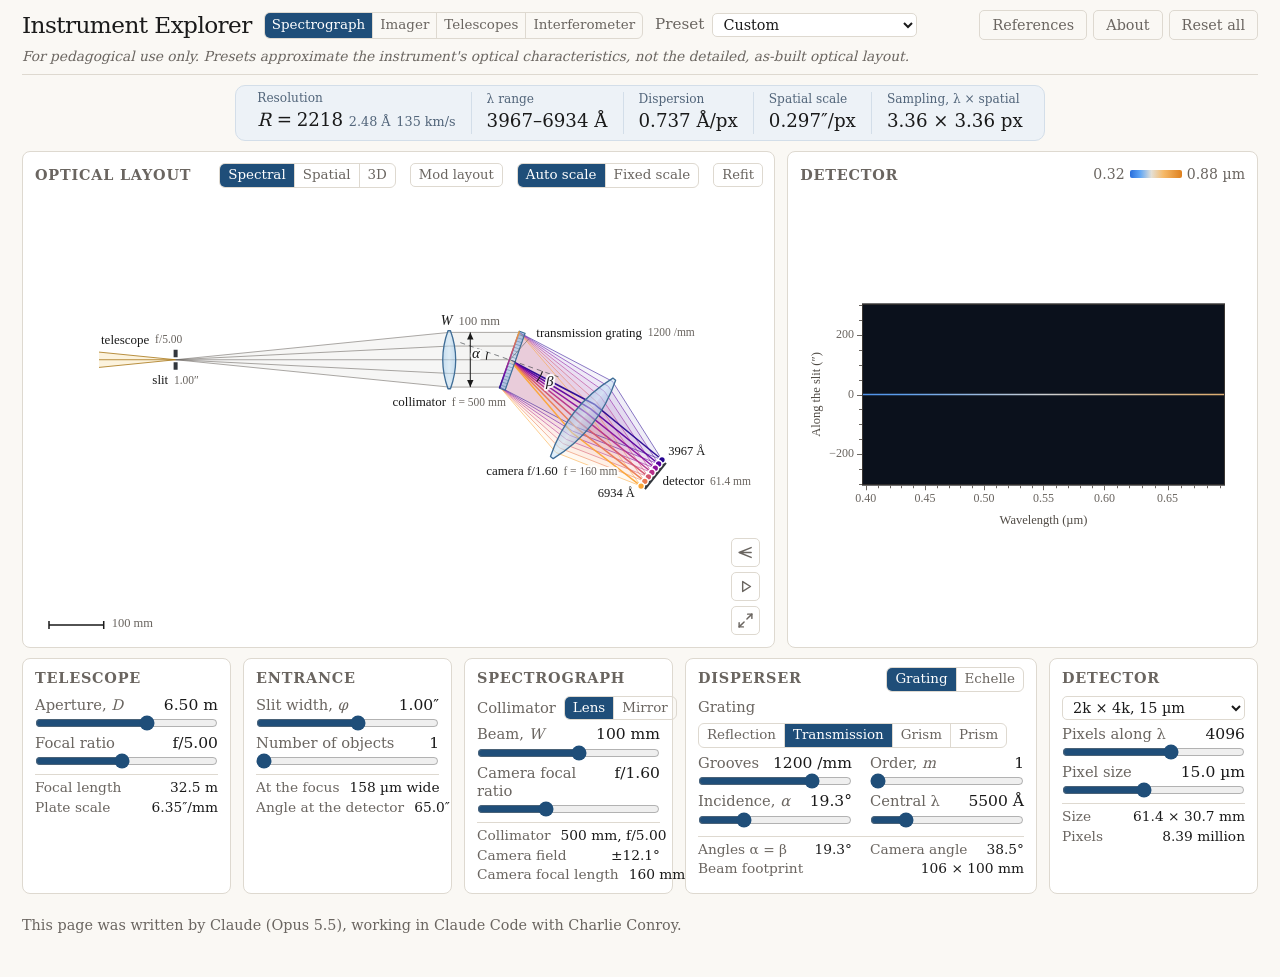
<file: index.html>
<!doctype html>
<html lang="en">
<head>
<meta charset="utf-8">
<meta name="viewport" content="width=device-width, initial-scale=1">
<title>Instrument Explorer</title>
<link rel="stylesheet" href="style.css?v=5f9dd9a">
<link rel="icon" href="data:image/svg+xml,%3Csvg xmlns=%27http://www.w3.org/2000/svg%27 viewBox=%270 0 16 16%27%3E%3Crect width=%2716%27 height=%2716%27 rx=%273%27 fill=%27%230e1729%27/%3E%3Cpath d=%27M3 11 L8 5 L13 11%27 fill=%27none%27 stroke=%27%23FFB547%27 stroke-width=%271.6%27/%3E%3Cpath d=%27M3 13 L13 13%27 stroke=%27%2358C4FF%27 stroke-width=%271.6%27/%3E%3C/svg%3E">
</head>
<body>
<div id="err" hidden></div>

<header>
  <div class="bar">
    <span class="mark">Instrument Explorer</span>
    <span class="seg" id="instSeg" title="Spectrograph: a slit (or fibers), a collimator, a disperser, and a camera, with the spectra on the detector. Imager: a telescope feeding a detector mosaic, directly or through a reimager, with the image of the sky on the mosaic. Telescopes: the large telescopes themselves, each at its foci, with the pupil and the image of a star. Interferometer: an array of radio antennas, the uv plane that the baselines sample as the Earth turns, and the image that sampling makes."><button id="iSpec" type="button">Spectrograph</button><button id="iImg" type="button">Imager</button><button id="iTelMode" type="button">Telescopes</button><button id="iIntMode" type="button">Interferometer</button></span>
    <label class="presetlab" for="preset" title="Real instruments, with their parameters taken from the instrument papers and manuals (see References). Presets are approximate and are meant to reproduce the optical design of each spectrograph (and so the numbers); the drawing's spacings, folds, and angles do not follow the actual optical layout. Moving any control afterwards turns the setting into Custom.">Preset
      <select id="preset"></select></label>
    <label class="presetlab" id="settingLab" for="setting" title="The instrument's settings: its arms, channels, gratings, bands or cameras." hidden>Setting
      <select id="setting"></select></label>
    <span class="presetnote"><span class="pedonly">For pedagogical use only.</span> <span class="pnote">Presets approximate the instrument's optical characteristics, not the detailed, as-built optical layout.</span></span>
    <button id="refsBtn" class="ghost" type="button" title="The sources of the selected preset's numbers, and of the model.">References</button>
    <button id="aboutBtn" class="ghost" type="button" title="About the model: how the numbers are computed, and what the model leaves out.">About</button>
    <button id="reset" class="ghost" type="button" title="Back to the defaults for the whole instrument: a 6.5 m f/5 telescope and a 1″ slit (the worked example of the design notes).">Reset all</button>
  </div>
</header>

<main>
  <div class="stats" id="stats"></div>
  <div class="panels only-spec">
    <section class="panel" id="lvPanel">
      <div class="ph"><h2 title="The spectrograph seen from above, in the plane of the dispersion. Element sizes are to scale: the collimator focal length F_tel × W, the beam diameter W, the illuminated grating length, the camera focal length, and the detector. The distances between the collimator, the grating, and the camera follow the published layout where a source gives them (the preset's note says so); elsewhere they are schematic and drawn short. White light is drawn as gray rays; after the grating each color is one wavelength, from deep indigo (shortest) to orange-gold (longest), with three rays per wavelength meeting at its focus on the detector. The Spatial view shows the plane along the slit instead.">Optical layout</h2><span class="sp" aria-hidden="true"></span>
        <span class="seg sm only-grat" id="lvViewSeg" title="Spectral: the plane of the dispersion, seen from above, with rays colored by wavelength. Spatial: the plane that holds the slit length, unfolded onto one axis at the central wavelength, with rays colored by position along the slit: each point leaves the collimator as a parallel bundle, the bundles cross at the grating (the pupil), and the camera images the slit onto the detector, inverted and scaled by f_cam / f_col."><button id="vSpec" type="button">Spectral</button><button id="vSpat" type="button">Spatial</button><button id="v3d" type="button" title="The instrument in three dimensions: the dispersion plane with the slit direction (or, for an echelle, the cross-dispersion) as the third axis. Each echelle is drawn in its own arrangement: a single pass (HIRES), prisms passed twice (MagE, ESI, FIRE), a double pass through one lens (MIKE, M2FS), the collimator passed again to an intermediate spectrum (X-Shooter) or a white pupil (HARPS, UVES, FEROS, ESPRESSO, G-CLEF, ZShooter). Drag to turn it; Top looks down on the dispersion plane, Side along it.">3D</button></span>
        <button id="lvOptsBtn" class="ghost lv" type="button" title="Drawing options: the collimated beam's length, the camera's distance, a fold mirror, which way the grating turns the light, the labels, and the collimator mirror's tilt. None of the options changes a number on the page.">Mod layout</button>
        <span class="seg sm" id="lvSeg" title="Auto scale refits the drawing to the panel after each change. Fixed scale holds the millimeters per pixel (and the scale bar), so the instrument grows and shrinks as the design changes. Scroll to zoom; drag to pan (to turn, in the 3D view). Zooming or panning switches to Fixed scale."><button id="lvAuto" type="button">Auto scale</button><button id="lvFixed" type="button">Fixed scale</button></span>
        <button id="lvReset" class="ghost lv" type="button" title="Fit the drawing to the panel again (double-click does the same). Changes only the view.">Refit</button></div>
      <canvas id="cvL" aria-label="Optical layout"></canvas>
      <div id="lSub" class="lcap" hidden></div>
      <button id="lvExpand" class="ghost lvx" type="button" aria-label="Expand the layout" title="Expand the layout to fill the window, to play with the drawing directly (Esc returns)."></button>
      <div class="ptsbox only-3d" title="Snap the 3D view, and color the rays by wavelength (three wavelengths, as in the Spectral view) or by slit position (the top, center and bottom of the slit, as in the Spatial view)."><span class="seg sm"><button id="v3Top" type="button">Top</button><button id="v3Side" type="button">Side</button><button id="v3Obl" type="button">Oblique</button></span>
        <span class="only-grat3">Color</span><span class="seg sm only-grat3"><button id="c3L" type="button">λ</button><button id="c3S" type="button">Slit</button></span></div>
      <div class="ptsbox only-spatial" title="Points along the slit. 3 fixed: the two ends of the slit and its center. 1 free: a single point; drag it along the slit (or drag its image along the detector)."><span>Slit points</span>
        <span class="seg sm"><button id="sp3" type="button">3 fixed</button><button id="sp1" type="button">1 free</button></span></div>
      <div id="lvOpts" class="lvopts" hidden>
        <div class="ctl" title="Length of the collimated beam, from the collimator to the grating. The length starts at an automatic value that keeps the camera arm clear and changes only the drawing.">
          <label for="sLL"><span>Collimated beam length</span><span class="val" id="vLL"></span></label>
          <input type="range" id="sLL" min="1" max="4" step="0.005">
        </div>
        <div class="ctl" title="Distance from the grating to the camera (a mirror camera's corrector). The distance starts at an automatic value that keeps the camera clear of the collimator, or at the published one, and changes only the drawing.">
          <label for="sCL"><span>Camera distance</span><span class="val" id="vCL"></span></label>
          <input type="range" id="sCL" min="1" max="4" step="0.005">
        </div>
        <div class="ctl only-mirror" title="Tilt of the collimator mirror, which sets how far the beam folds back toward the grating (the beam turns by twice the tilt). The tilt changes only the drawing because the collimator is ideal (in a real spectrograph a larger tilt introduces off-axis aberrations). Until moved, the slider follows the automatic choice that keeps the returning beam clear of the light arriving from the slit.">
          <label for="sCT"><span>Collimator tilt</span><span class="val" id="vCT"></span></label>
          <input type="range" id="sCT" min="0" max="40" step="0.25">
        </div>
        <div class="caserow" title="A flat fold mirror in the collimated beam, as many spectrographs use to make the bench shorter. The fold changes only the drawing."><span>Fold mirror</span>
          <span class="seg sm"><button id="foOff" type="button">Off</button><button id="foOn" type="button">On</button></span></div>
        <div class="ctl only-fold" title="How far the fold mirror turns the beam, 0-360°, counterclockwise on the page (past 180° the turn is clockwise). The angle of incidence on the mirror is |180° - angle| / 2; near 0° or 360° the mirror would lie edge-on to the beam, so no fold is drawn.">
          <label for="sFA"><span>Fold angle</span><span class="val" id="vFA"></span></label>
          <input type="range" id="sFA" min="0" max="360" step="1">
        </div>
        <div class="ctl only-fold" title="Where the fold mirror sits along the collimated beam: the fraction of the way from the collimator (0) to the grating (1).">
          <label for="sFP"><span>Fold position</span><span class="val" id="vFP"></span></label>
          <input type="range" id="sFP" min="0.05" max="0.95" step="0.01">
        </div>
        <div class="caserow" title="Which way the grating turns the light. Flipped tilts the grating the other way about the incoming beam, so the diffracted beam, camera, and detector move to the other side. The flipped layout is a mirror image of the default with the same numbers; the switch changes only the drawing."><span>Grating turns light</span>
          <span class="seg sm"><button id="gfOff" type="button">As drawn</button><button id="gfOn" type="button">Flipped</button></span></div>
        <div class="caserow" title="Camera: a lens (refracting), or a catadioptric mirror camera with an internal focus (HIRES, Hectospec, Hectochelle): a weak corrector, then a spherical mirror that returns the light to a focus inside the arriving beam, where the detector and its dewar block the middle of the beam. Both are ideal here, so the camera type changes only the drawing."><span>Camera</span>
          <span class="seg sm" id="camSeg"><button id="kLens" type="button">Lens</button><button id="kMirror" type="button">Mirror</button></span></div>
        <div class="caserow" title="Show or hide the text and construction marks: labels, numbers, the beam diameter W, the grating normal with α and β, and the scale bar. Hidden leaves the optics and the rays."><span>Labels and marks</span>
          <span class="seg sm"><button id="anOn" type="button">Show</button><button id="anOff" type="button">Hide</button></span></div>
      </div>
    </section>
    <section class="panel">
      <div class="ph"><h2 title="The detector drawn to scale, with the spectrum of each object on the pixels. Each spectrum is the trace of a star on the slit, drawn as a Gaussian across the dispersion whose FWHM is the slit (or fiber) width imaged along the slit; where traces come within a few FWHM their wings add. Color follows wavelength (blue short, amber long); brightness follows the relative blaze efficiency (dimmed outside an echelle order's free spectral range). Grating mode: wavelengths along the bottom, the objects spread over the chip height. Echelle mode: order numbers on the left, blaze wavelengths on the right, the objects stacked within each order. Hover for the wavelength, order, object, resolving power, and dispersion under the pointer; scroll to zoom (the pixel grid and the size of a resolution element appear when zoomed in), drag to pan, double-click to reset.">Detector</h2><span class="sub" id="dSub"></span></div>
      <canvas id="cvD" aria-label="Detector"></canvas>
      <button id="dzReset" class="ghost dzr" type="button" hidden title="Back to the whole chip (double-click does the same).">Reset zoom</button>
    </section>
  </div>


  <div class="panels only-img" id="imgPanels">
    <section class="panel" id="ilvPanel">
      <div class="ph"><h2 title="The imager drawn to scale. Telescope: the whole telescope, folded as built, with light from the sky arriving from the left. Instrument: from the telescope focus to the detector, unfolded. Rays are colored by their place in the field: brick for the top of the field, gray for the center, teal for the bottom; each bundle is the annulus the central obstruction leaves.">Optical layout</h2><span class="sp" aria-hidden="true"></span>
        <span class="seg sm" id="ivSeg" title="Telescope: the whole telescope, to scale. Instrument: from the telescope focus to the detector, to scale."><button id="ivTel" type="button">Telescope</button><button id="ivInst" type="button">Instrument</button></span>
        <button id="ilvOptsBtn" class="ghost lv" type="button" title="Drawing options: the Cassegrain primary's focal ratio and focus position, and the labels. None of the options changes a number on the page.">Mod layout</button>
        <span class="seg sm" title="Auto scale refits the drawing to the panel after each change. Fixed scale holds the millimeters per pixel. Scroll to zoom; drag to pan. Zooming or panning switches to Fixed scale."><button id="ilvAuto" type="button">Auto scale</button><button id="ilvFixed" type="button">Fixed scale</button></span>
        <button id="ilvReset" class="ghost lv" type="button" title="Fit the drawing to the panel again (double-click does the same).">Refit</button></div>
      <canvas id="cvIL" aria-label="Optical layout"></canvas>
      <div class="ptsbox only-iinst" title="To scale: heights and lengths at one scale. Stretched: heights magnified (by the factor in the caption) so that a long, thin instrument fills the panel; lengths stay to scale, and the angles on the page are steeper than the true ones."><span>Heights</span>
        <span class="seg sm"><button id="isOff" type="button">To scale</button><button id="isOn" type="button">Stretched</button></span></div>
      <div id="ilSub" class="lcap" hidden></div>
      <button id="ilvExpand" class="ghost lvx" type="button" aria-label="Expand the layout" title="Expand the layout to fill the window (Esc returns)."></button>
      <div id="ilvOpts" class="lvopts" hidden>
        <div class="ctl only-imirr" title="Focal ratio of the primary mirror of a two- or three-mirror telescope. The final focal ratio is set by the Telescope box; the primary's sets how far the secondary sits from the primary, and so the drawing only.">
          <label for="iF1"><span>Primary focal ratio</span><span class="val" id="vF1"></span></label>
          <input type="range" id="iF1" min="1" max="4" step="0.01">
        </div>
        <div class="ctl only-icass only-iax" title="How far behind the primary the axial focus lies, in units of the aperture D. Changes only the drawing.">
          <label for="iBk"><span>Focus behind the primary</span><span class="val" id="vBk"></span></label>
          <input type="range" id="iBk" min="0.05" max="1" step="0.01">
        </div>
        <div class="ctl only-icass only-inas" title="How far from the telescope's axis the Nasmyth focus lies (the flat tertiary sits 0.2 D in front of the primary), in units of the aperture D. Changes only the drawing.">
          <label for="iBkN"><span>Nasmyth focus from the axis</span><span class="val" id="vBkN"></span></label>
          <input type="range" id="iBkN" min="0.3" max="1.5" step="0.01">
        </div>
        <div class="caserow" title="Show or hide the labels, the field angle in the beam, and the scale bar."><span>Labels and marks</span>
          <span class="seg sm"><button id="ianOn" type="button">Show</button><button id="ianOff" type="button">Hide</button></span></div>
      </div>
    </section>
    <section class="panel">
      <div class="ph"><h2 title="The detector plane: the mosaic's chips, each drawn over the patch of sky the chip covers, on a synthetic field of stars and galaxies. Parts of chips outside the field circle are gray. Each star is drawn with the image the telescope and atmosphere give (seeing, or the Airy pattern when diffraction-limited), integrated over the pixels: scroll to zoom in until the pixels show. The synthetic field is illustrative; the brightness is stretched for display, and nothing on the page depends on the field. Hover for the position, the chip and the pixel; drag to pan, double-click to reset.">Detector plane</h2>
        <span class="hdepth" title="How deep the image goes: the faintest stars and galaxies shown, in magnitudes (a stand-in for the exposure time). The display's white level follows the depth, so a deeper image shows more faint objects and saturates more of the bright ones. A wide view holds too many objects to draw one by one; zoom in to reach the depth set."><label for="iDepth">Depth</label><input type="range" id="iDepth" min="16" max="29" step="0.1"><span class="val" id="vDepth"></span></span>
        <span class="sub" id="sSub"></span>
        <span class="seg sm" title="Draw the full Moon's disk, centered on the field, for scale."><button id="imMoon" type="button">Moon</button></span></div>
      <canvas id="cvS" aria-label="The detector plane: the mosaic on the sky"></canvas>
      <button id="szReset" class="ghost dzr" type="button" hidden title="Back to the whole mosaic (double-click does the same).">Reset zoom</button>
    </section>
  </div>

  <div class="tgrid only-tel" id="telPanels">
    <div class="tleft">
      <section class="panel" id="tlPanel">
        <div class="ph"><h2 title="The telescope drawn to scale at the chosen focus, light from the sky arriving from the left. Rays are colored by their place in the field: brick for the top of the field, gray for the center, teal for the bottom; each bundle is the annulus the central obstruction leaves. Scroll to zoom, drag to pan, double-click to refit. 3D: the telescope stands with the sky overhead; drag to turn it, shift- or right-drag to pan, double-click to reset.">Optical layout</h2><span class="sp" aria-hidden="true"></span>
          <span class="seg sm" title="2D: the telescope cut through its axis, folded on the page. 3D: the same telescope in the round, with the primary's segments and the spider vanes that shape the pupil."><button id="tv2d" type="button">2D</button><button id="tv3d" type="button">3D</button></span>
          <button id="tlReset" class="ghost lv" type="button" title="Fit the drawing to the panel again (double-click does the same).">Refit</button></div>
        <canvas id="cvTL" aria-label="The telescope"></canvas>
        <div class="ptsbox" id="tl3dBox" hidden title="Snap the 3D view. Top: seen from the sky, as the Pupil panel draws the pupil. Side: level with the primary. Oblique: from above and to the side."><span class="seg sm"><button id="tvTop" type="button">Top</button><button id="tvSide" type="button">Side</button><button id="tvObl" type="button">Oblique</button></span></div>
        <div id="tlSub" class="lcap" hidden></div>
        <button id="tlvExpand" class="ghost lvx" type="button" aria-label="Expand the layout" title="Expand the layout to fill the window (Esc returns)."></button>
      </section>
      <div class="controls tcontrols">
        <section>
          <h2 title="The telescope's foci: one primary with different secondaries (and flat tertiaries) gives different focal ratios and plate scales.">Telescope</h2>
          <div class="caserow fseg" title="The focus: where the light comes to focus, and so the focal ratio and plate scale the instruments there see. Hover over a button for the focus's field and what the drawing shows only schematically."><span>Focus</span><span class="seg sm" id="tFocusKinds"></span></div>
          <div class="caserow fseg" id="tFocusVarRow" hidden><span class="fpad"></span><span class="seg sm" id="tFocusVars"></span></div>
          <div class="ctl" id="tTrackRow" hidden title="The tracker follows a star across the fixed primary: its angle off the array's axis moves the pupil across the mirror array (the radius of curvature times the angle), and the part of the pupil off the array collects nothing.">
            <label for="tTrack"><span>Tracker</span><span class="val" id="vtTrack"></span></label>
            <input type="range" id="tTrack" min="-6" max="6" step="0.05">
          </div>
          <div class="rds" id="rTelT"></div>
        </section>
        <section>
          <h2 title="The image of a star: the band sets the wavelength of the diffraction pattern, and the seeing the blur of the atmosphere.">Image</h2>
          <div class="caserow" title="The band observed: its wavelength sets the scale of the diffraction pattern (λ / D)."><span>Band</span><select id="tBand"></select></div>
          <div class="caserow" title="Log: five decades, to show the rings and spikes. Linear: the core as the eye sees it."><span>Stretch</span>
            <span class="seg sm"><button id="tsLog" type="button">Log</button><button id="tsLin" type="button">Linear</button></span></div>
          <div class="ctl" title="FWHM of a star's image from the atmosphere alone, at the band's wavelength (the seeing-limited image adds the telescope's diffraction).">
            <label for="tSee"><span>Seeing FWHM</span><span class="val" id="vtSee"></span></label>
            <input type="range" id="tSee" min="-1" max="0.6" step="0.005">
          </div>
          <div class="rds" id="rImgT"></div>
        </section>
      </div>
    </div>
    <section class="panel tright">
      <div class="ph"><h2 title="Top left: the entrance pupil to scale (the primary, less the central obstruction, the spider vanes and anything else in the beam). Bottom: the image of a star, diffraction-limited (perfect optics, no atmosphere: the Fourier transform of the pupil, at the band's wavelength) and seeing-limited (through a Kolmogorov atmosphere in a long exposure: the telescope's transfer function times the atmosphere's), both over the same field, set by the slider. Each image is scaled to its own peak, on a log stretch over five decades or linearly. Top right: the two images' radial profiles for the same star, so the same total light, relative to the diffraction-limited peak; the dashed line marks the edge of the images.">Pupil and image</h2><span class="sp" aria-hidden="true"></span>
        <span class="hdepth" title="The field of both images of a star, in arcseconds across: the same for both, and kept when the telescope, band or seeing changes."><label for="tField">Field</label><input type="range" id="tField" min="-1.301" max="0.699" step="0.005"><span class="val" id="vtField"></span></span></div>
      <canvas id="cvP" aria-label="The pupil, the radial profiles, and the diffraction- and seeing-limited images of a star"></canvas>
    </section>
  </div>

  <div class="tgrid only-int" id="intPanels">
    <div class="tleft">
      <section class="panel" id="alPanel">
        <div class="ph"><h2 title="The antennas on the ground, to scale, seen from above: north up, east to the right. Each pair of antennas is a baseline. Click an antenna to remove or restore the antenna, and drag an antenna to move the antenna (the array then differs from the real configuration). Scroll to zoom, drag the background to pan, double-click to refit.">Array</h2><span class="sp" aria-hidden="true"></span>
          <button id="alReset" class="ghost lv" type="button" title="Fit the array to the panel again (double-click does the same).">Refit</button></div>
        <canvas id="cvA" aria-label="The array's antennas on the ground"></canvas>
        <div id="alSub" class="lcap acap"></div>
        <button id="rRestore" class="ghost dzr" type="button" hidden title="Switch all the antennas back on, each at the antenna's own pad.">Restore the array</button>
      </section>
      <div class="controls rcontrols">
        <section>
          <h2 title="The array: the antennas and where the antennas stand.">Array</h2>
          <div class="caserow" id="rLayRow" title="As built: the array's own pads, in one of the array's configurations. Or a made-up layout of any number of the array's antennas (same dishes, same site): random over a disc, a square grid, an east-west line, the shapes L, T, Y and a cross (antennas spaced evenly along the arms), or a ring."><span>Layout</span><select id="rLay"></select><button id="rRedraw" class="ghost" type="button" hidden title="Draw a new random layout." aria-label="Draw a new random layout">↻</button></div>
          <div class="caserow wraprow" id="rCfgRow" title="The array's configuration: the pads on which the antennas stand. The antennas are moved between configurations, compact to extended, over the observatory's cycle."><span>Configuration</span><select id="rCfg"></select></div>
          <div class="ctl" id="rNaRow" hidden title="The number of antennas in the made-up layout, 2 to 10,000. N antennas make N (N − 1) / 2 baselines.">
            <label for="rNa"><span>Antennas</span><span class="val" id="vrNa"></span></label>
            <input type="range" id="rNa" min="0.301" max="4" step="0.001">
          </div>
          <div class="ctl" id="rExtRow" hidden title="The layout's size: approximately the layout's longest baseline (the disc's or ring's diameter, the line's length, the span of the grid's diagonal or of the shape's arms). A layout too crowded for the dishes is enlarged until the dishes stand 1.2 diameters apart.">
            <label for="rExt"><span>Size</span><span class="val" id="vrExt"></span></label>
            <input type="range" id="rExt" min="1.5" max="5.301" step="0.002">
          </div>
          <div class="ctl" id="rConcRow" hidden title="How the antennas crowd toward the center. Along an arm (and along the line, and the grid's rows and columns from the middle), the n-th of m antennas out sits at (n / m)^p of the arm's length: p = 1 spaces the antennas evenly, a larger p packs more of the antennas near the center and fewer toward the ends of the arms. The VLA's arms follow p = 1.716 (fitted to the pads). For Random, the radii go as u^(p / 2) of the disc's: p = 1 is uniform over the area. Antennas are kept at least 1.2 dishes apart.">
            <label for="rConc"><span>Concentration</span><span class="val" id="vrConc"></span></label>
            <input type="range" id="rConc" min="1" max="2" step="0.01">
          </div>
          <div class="ctl" id="rElRow" title="The lowest elevation at which the antennas observe. Below the limit a source gives no samples, so a low source's tracks are cut short. The default is the observatory's stated limit.">
            <label for="rEl"><span>Elevation limit</span><span class="val" id="vrEl"></span></label>
            <input type="range" id="rEl" min="0" max="60" step="0.5">
          </div>
          <div class="rds" id="rArrR"></div>
        </section>
        <section>
          <h2 title="Where the source is, how long the array watches the source, and at what frequency.">Observation</h2>
          <div class="ctl" title="The source's declination. Seen from the source, the Earth's rotation turns each baseline about the pole, so each sample traces an ellipse in the uv plane, flattened by sin(declination): circles toward the pole, lines on the equator.">
            <label for="rDec"><span>Declination</span><span class="val" id="vrDec"></span></label>
            <input type="range" id="rDec" min="-90" max="90" step="0.5">
          </div>
          <div class="ctl" id="rDurRow" title="How long the array observes, in hours of time, centered on the source's transit (the hour angle runs 15.04° an hour). 0 is a snapshot: one sample per baseline. A longer track fills in the uv plane as the Earth turns (Earth-rotation synthesis).">
            <label for="rDur"><span id="lrDur">Duration</span><span class="val" id="vrDur"></span></label>
            <input type="range" id="rDur" min="0" max="24" step="0.1">
          </div>
          <div class="caserow wraprow" title="The receiver band."><span>Band</span><select id="rBand"></select></div>
          <div class="ctl" title="The observing frequency. A baseline samples the uv plane at the baseline's length in wavelengths, so a higher frequency spreads the whole uv plane out (finer resolution) and shrinks the primary beam.">
            <label for="rNu"><span>Frequency</span><span class="val" id="vrNu"></span></label>
            <input type="range" id="rNu" min="1" max="2" step="0.001">
          </div>
          <div class="ctl" id="rBwRow" title="The band observed at once, centered on the frequency and kept within the receiver's band. Each baseline then samples a short radial streak of the uv plane, one point per channel (multi-frequency synthesis), which fills the uv plane further. The sky's spectrum is taken as flat.">
            <label for="rBw"><span>Bandwidth</span><span class="val" id="vrBw"></span></label>
            <input type="range" id="rBw" min="0" max="1" step="0.01">
          </div>
          <div class="rds" id="rObsR"></div>
        </section>
        <section>
          <h2 title="How the samples are weighted to make the image, and the model sky being imaged.">Image</h2>
          <div class="caserow wraprow" id="rWtRow" title="Natural: all samples count the same, so the crowded short baselines dominate, giving the best sensitivity and a broad beam. Uniform: each patch of the uv plane counts the same, however many samples fall in the patch, which gives a sharper beam and more noise and changes the sidelobes (lower for the VLA, often higher for ALMA). Robust (Briggs) weighting runs between the two."><span>Weighting</span><span class="seg sm"><button id="rwNat" type="button">Natural</button><button id="rwRob" type="button">Robust</button><button id="rwUni" type="button">Uniform</button></span></div>
          <div class="ctl" id="rRobRow" title="Briggs's robust parameter: −2 gives weights close to uniform, and +2 weights close to natural. 0.5 is a common choice.">
            <label for="rRob"><span>Robust</span><span class="val" id="vrRob"></span></label>
            <input type="range" id="rRob" min="-2" max="2" step="0.1">
          </div>
          <div class="caserow" title="The model sky at the center of the field: a point source, two equal points east and west of the center, a Gaussian, a uniform disc, a thin ring, a crescent like M87* (the EHT Collaboration's test model, a ring brighter toward the southeast), M87* with its jet (the same crescent, 0.55 Jy, and the EHT Collaboration's model of the jet, three broad Gaussians of 0.6 Jy in all; the baselines between sites resolve the jet out, and only the baselines within a site, ALMA–APEX and JCMT–SMA, measure the total flux), a quasar's core and jet (an illustration), a field of 60 point sources of random positions and fluxes, or the galaxy M101 from the ESA/Hubble mosaic (Hubble images laid over ground-based CFHT and NOAO images, 13.20′ × 10.32′, or 13.8′ wide with the corners of the 3.5° turn that puts north up). The Width slider moves the galaxy nearer or farther. Each has the same total flux."><span>Sky</span><select id="rSky"></select></div>
          <div class="ctl" id="rSizeRow" title="The model's size: the separation of the two points, the Gaussian's FWHM, the diameter of the disc, the ring or the crescent (M87*'s jet grows with the ring), the length of the jet, or the width of the field of point sources.">
            <label for="rSize"><span id="lrSize">Size</span><span class="val" id="vrSize"></span></label>
            <input type="range" id="rSize" min="-3" max="3.6" step="0.005">
          </div>
          <div class="rds" id="rImgR"></div>
        </section>
      </div>
    </div>
    <section class="panel tright">
      <div class="ph"><h2 title="Top left: the uv coverage. Each baseline at each moment samples the sky's visibility at one point (dark blue), the baseline's length and direction in wavelengths as seen from the source, and each sample also gives a mirror point (light blue). For a transit array (CHIME, CHORD) the pale bands are the spacings each sample also measures across the width of the cylinder or dish, east-west. Top right: the synthesized (dirty) beam, the Fourier transform of the weighted samples: the image of a point source. Bottom: the model sky, and the dirty image the array makes of the sky (times the primary beam): the sky convolved with the synthesized beam. A transit array maps the sky as the sky drifts through the beam, so the beam shown is the map's beam, the synthesized beam times the primary beam's east-west power pattern, and the dirty image is the sky (times the beam's north-south pattern) convolved with the map's beam. The images are linear, each scaled to the image's own peak (the beam also on a log stretch); negative values are blue. East is to the left on the sky, as seen from below, while u (east) runs to the right in the uv plane, so the uv plane's shapes are the images' mirrored. The ellipse at the dirty image's lower left is the fitted beam.">uv plane and images</h2><span class="sp" aria-hidden="true"></span>
        <span class="hdepth" title="The field of the three images, across: the same for all three, and kept when the configuration, the layout, or the frequency changes (choosing another array or sky resets the field)."><label for="rField">Field</label><input type="range" id="rField" min="-2.5" max="4" step="0.005"><span class="val" id="vrField"></span></span></div>
      <div class="ph2"><span>Play</span>
        <button id="rPlay" class="ghost lv" type="button" title="Play the hours: the hour angle runs from the start of the observation to the end, and the uv tracks grow as the Earth turns (the samples of the moment played in orange).">▶ Hours</button>
        <button id="rPlayA" class="ghost lv" type="button" title="Play the antennas: the antennas join one at a time, in a fixed random order, from two up to all of the antennas switched on, at a steady rate in the logarithm (the count grows by the same factor each second), in six seconds. The baselines grow as N (N − 1) / 2, the uv plane fills, and the beam's sidelobes fall. The antennas not yet added are drawn hollow.">▶ Antennas</button></div>
      <canvas id="cvU" aria-label="The uv coverage, the synthesized beam, the model sky, and the dirty image"></canvas>
      <div class="ptsbox uvbox" id="bsBox" title="The synthesized beam's stretch. Linear: the beam as is, scaled to the beam's peak. Log: the beam's size, |beam|, over three decades (1 to 0.001 of the peak), positive warm and negative blue, to show the faint far sidelobes."><span class="seg sm"><button id="rbLin" type="button">Linear</button><button id="rbLog" type="button">Log</button></span></div>
      <div class="ptsbox uvbox" id="diBox" title="Dirty: the sky (times the primary beam) convolved with the synthesized beam (for a transit array, the map's beam), sidelobes and all: what the samples give directly, with no deconvolution. Smoothed: the sky convolved with the fitted beam (the ellipse), with no sidelobes: the best any imaging could recover at this resolution, and close to how published images are shown (the EHT's M87* images were shown with a 20 µas beam)."><span class="seg sm"><button id="rdiD" type="button">Dirty</button><button id="rdiS" type="button">Smoothed</button></span></div>
      <div class="ptsbox uvbox" id="uvBox" title="The uv coverage, or the amplitude of the sky's visibility at each sample (without the primary beam) vs. the sample's distance from the center of the uv plane (the model's curve drawn when the model is round)."><span class="seg sm"><button id="ruvC" type="button">Coverage</button><button id="ruvA" type="button">Amplitude</button></span></div>
    </section>
  </div>

  <div class="controls only-spec">
    <section>
      <h2 title="The telescope that feeds the spectrograph.">Telescope</h2>
      <div class="ctl" title="Diameter of the primary mirror. At a fixed slit width on the sky, the angle the slit subtends in the collimated beam is φD/W, so a bigger telescope needs a proportionally bigger beam (and grating) for the same resolving power.">
        <label for="sD"><span>Aperture, <i>D</i></span><span class="val" id="vD"></span></label>
        <input type="range" id="sD" min="-0.5" max="1.62" step="0.005">
      </div>
      <div class="ctl" title="Focal ratio F_tel = f_tel / D at the focus the spectrograph uses. The focal ratio sets the plate scale, the physical size of the slit, and the collimator focal length F_tel × W (beam matching). Changing the focal ratio stretches the collimator and leaves the resolving power unchanged.">
        <label for="sF"><span id="lsF">Focal ratio</span><span class="val" id="vF"></span></label>
        <input type="range" id="sF" min="0" max="1.477" step="0.005">
      </div>
      <div class="rds" id="rTel"></div>
    </section>

    <section>
      <h2 title="The slit at the telescope focus. A fiber works the same way, with the fiber core in place of the slit width; many fibers or slitlets make a pseudo-slit with one spectrum per object.">Entrance</h2>
      <div class="ctl" title="Width of the slit on the sky. The slit-limited resolving power is inversely proportional to the slit width: R φ = 2 tan δ W / D in Littrow.">
        <label for="sSW"><span>Slit width, <i>φ</i></span><span class="val" id="vSW"></span></label>
        <input type="range" id="sSW" min="-1.3" max="1" step="0.005">
      </div>
      <div class="ctl" title="Number of objects observed at once: fibers or slitlets along the (pseudo-)slit, each giving a separate spectrum on the detector. In grating mode the spectra spread evenly over the chip height; in echelle mode they stack within the smallest spacing between orders. The gap between neighboring spectra is shown below.">
        <label for="sNO"><span>Number of objects</span><span class="val" id="vNO"></span></label>
        <input type="range" id="sNO" min="0" max="3" step="0.002">
      </div>
      <div class="rds" id="rEnt"></div>
    </section>

    <section>
      <h2 title="Collimator and camera, both treated as ideal (aberration-free) optics.">Spectrograph</h2>
      <div class="caserow"><span>Collimator</span><span class="seg sm" id="colSeg" title="Collimator: a lens (refracting) or a concave mirror (reflecting), which folds the beam back. Both are ideal here, so the numbers on the page are the same either way and only the drawing changes. (A real mirror is achromatic and a real lens is not.)"><button id="cLens" type="button">Lens</button><button id="cMirror" type="button">Mirror</button></span></div>

      <div class="ctl" title="Beam diameter W: the diameter of the collimated beam. The resolving power at a given slit is proportional to W (R φ = 2 tan δ W / D in Littrow), as are the sizes of the grating and the optics; the instrument volume grows roughly as W³.">
        <label for="sW"><span>Beam, <i>W</i></span><span class="val" id="vW"></span></label>
        <input type="range" id="sW" min="0.7" max="3" step="0.005">
      </div>
      <div class="ctl" title="Focal ratio of the camera on the diffracted beam, F_cam = f_cam / W'. The camera focal ratio sets the size of the slit image on the detector: n_pix = φ D F_cam / p, whatever the grating (the notes' camera condition). A faster camera (smaller F) covers more wavelength at coarser sampling; the focal length F_cam W' is shown below.">
        <label for="sFc"><span>Camera focal ratio</span><span class="val" id="vFc"></span></label>
        <input type="range" id="sFc" min="-0.301" max="1.079" step="0.002">
      </div>
      <div class="ctl only-refl" title="Camera–collimator angle: the angle between the collimator and camera axes, fixed by the mechanical layout. Tilting the grating then chooses the central wavelength. Departing from Littrow (0°) makes the diffracted beam narrower or wider than the incident one (the anamorphic factor cos β / cos α).">
        <label for="sPsi"><span>Camera angle</span><span class="val" id="vPsi"></span></label>
        <input type="range" id="sPsi" min="0" max="80" step="0.5">
      </div>

      <div class="ctl only-ech" title="The echelle is worked in quasi-Littrow, with the camera beam separated from the collimator beam by tilting the grating out of the dispersion plane by γ. The resolving power falls as cos γ and the slit images tilt by atan(2 tan γ tan δ).">
        <label for="sGam"><span>Out-of-plane angle, <i>γ</i></span><span class="val" id="vGam"></span></label>
        <input type="range" id="sGam" min="0" max="12" step="0.1">
      </div>
      <div class="rds" id="rSpe"></div>
    </section>

    <section class="c-disp">
      <div class="gh"><h2 title="The grating (and, in echelle mode, the cross-disperser).">Disperser</h2>
        <span class="seg sm" id="modeSeg" title="The kind of spectrograph. Grating: one grating in a low order, the usual long-slit or multi-object design. Echelle: a coarse grating worked at a steep angle in high orders, with a cross-disperser to separate the orders on the detector. Each mode keeps a separate entrance, optics, and detector; the telescope is shared."><button id="mGrat" type="button">Grating</button><button id="mEch" type="button">Echelle</button></span></div>
      <div class="caserow kindrow"><span class="only-grat">Grating</span><span class="only-ech">Cross-disperser</span>
        <span class="seg sm only-grat" id="gtSeg"><button id="gRefl" type="button" title="A ruled or replica reflection grating with blazed facets.">Reflection</button><button id="gTr" type="button" title="A transmission grating: volume-phase holographic or surface-relief (binary), which share the same geometry. By default the grating sits at the symmetric configuration α = β for the central wavelength, with the camera articulated to 2α from the collimator axis. The efficiency envelope of the grating is not modeled.">Transmission</button><button id="gGm" type="button" title="A grism: a grating on a prism (ruled) or between two prisms (VPH), which passes one wavelength, λ0, straight through. The camera sits on the collimator axis, so λ0 lands at the detector center and is fixed by the grism.">Grism</button><button id="gPr" type="button" title="A prism, or a train of prisms, as the disperser, the classical spectrograph of the photographic era. Each prism stands at minimum deviation for the central wavelength, and the camera follows the deviated beam. Glass disperses most strongly in the blue, so the dispersion falls steeply toward the red, and there are no orders.">Prism</button></span>
        <span class="seg sm only-ech" id="xdSeg" title="The cross-disperser separates the echelle orders perpendicular to the echelle dispersion."><button id="xGr" type="button" title="A first-order reflection grating: order spacing grows as λ², crowding the blue orders.">Grating</button><button id="xVp" type="button" title="A volume-phase (transmission) grating in first order at the symmetric (Bragg) setting for the central wavelength: order spacing grows as λ², like a reflection grating.">VPH</button><button id="xPr" type="button" title="A prism (one or two passes): glass disperses most strongly in the blue, so the orders are spaced more evenly than with a grating.">Prism</button><button id="xGm" type="button" title="A grism: a transmission grating on a prism whose angle passes the central wavelength undeviated.">Grism</button></span></div>
      <div class="dispgrid">
        <div class="ctl only-grat no-prism" title="Groove density. With the camera–collimator angle fixed, a finer ruling is worked at steeper angles, which raises the resolving power (R ∝ sin α + sin β) and the dispersion and shortens the wavelength range on the detector.">
          <label for="sG"><span>Grooves</span><span class="val" id="vG"></span></label>
          <input type="range" id="sG" min="1.477" max="3.556" step="0.002">
        </div>
        <div class="ctl only-grat no-prism" title="Diffraction order. Order m at λ falls where order m+1 falls at mλ/(m+1): higher orders need an order-sorting filter.">
          <label for="sM"><span>Order, <i>m</i></span><span class="val" id="vM"></span></label>
          <input type="range" id="sM" min="1" max="6" step="1">
        </div>
        <div class="ctl only-refl" title="Blaze wavelength in first order (Littrow), as gratings are cataloged (e.g., 600/7500). The blaze wavelength fixes the facet angle δ = asin(G λ_blaze / 2); the efficiency peaks there and falls off as sinc² (scalar theory).">
          <label for="sLB"><span>Blaze</span><span class="val" id="vLB"></span></label>
          <input type="range" id="sLB" min="3.3" max="4.778" step="0.002">
        </div>
        <div class="ctl only-tr" title="Angle of incidence of the collimated beam on the transmission grating. The angle starts at the symmetric setting α = β for the central wavelength (the Bragg angle of a volume-phase grating). Moving the slider frees the angle; the camera follows the diffracted beam, and R = (sin α + sin β)/(θ_g cos α) and the anamorphic factor cos β / cos α change accordingly. Reset returns to the symmetric setting.">
          <label for="sTA"><span>Incidence, <i>α</i></span><span class="val" id="vTA"></span></label>
          <input type="range" id="sTA" min="0" max="70" step="0.1">
        </div>
        <div class="ctl only-ech" title="Echelle groove density: coarse, so the grating works in high orders (tens to hundreds).">
          <label for="sEG"><span>Grooves</span><span class="val" id="vEG"></span></label>
          <input type="range" id="sEG" min="1" max="2.505" step="0.002">
        </div>
        <div class="ctl only-ech" title="Blaze angle δ of the echelle, named by the R number tan δ (R2 = 63.4°, R4 = 76.0°). In Littrow, R φ = 2 tan δ W / D, so the R number is directly the figure of merit. The illuminated length W / cos δ grows fast as δ steepens.">
          <label for="sED"><span>Blaze</span><span class="val" id="vED"></span></label>
          <input type="range" id="sED" min="45" max="79" step="0.05">
        </div>
        <div class="ctl only-xg" title="Cross-disperser (XD) groove density: the cross-disperser grating (first order), VPH or grism. A finer ruling spreads the orders further apart and covers less wavelength range on the detector.">
          <label for="sXG"><span>XD grooves</span><span class="val" id="vXG"></span></label>
          <input type="range" id="sXG" min="1.477" max="3.176" step="0.002">
        </div>
        <div class="ctl only-xp" title="Apex angle of the cross-dispersing prism, used at minimum deviation for the central wavelength.">
          <label for="sXA"><span>Prism apex</span><span class="val" id="vXA"></span></label>
          <input type="range" id="sXA" min="10" max="70" step="0.5">
        </div>
        <div class="caserow only-xglass" title="Glass of the prism or grism.">
          <span>Glass</span><select id="xGlass"></select>
          <span class="seg sm only-xp" id="passSeg" title="Light passes the prism once, or twice (doubling the dispersion)."><button id="p1" type="button">1 pass</button><button id="p2" type="button">2 passes</button></span>
        </div>
        <div class="ctl only-grism" title="Apex angle A of the grism's prism(s). With the ruling, the glass and the order it sets the undeviated wavelength λ0.">
          <label for="sGA"><span>Prism apex, <i>A</i></span><span class="val" id="vGA"></span></label>
          <input type="range" id="sGA" min="2" max="60" step="0.05">
        </div>
        <div class="ctl only-prism" title="Apex angle of each prism, used at minimum deviation for the central wavelength. A larger apex disperses more and turns the beam further; past the angle at which the glass totally reflects the light, no beam leaves the prism.">
          <label for="sPA"><span>Prism apex</span><span class="val" id="vPA"></span></label>
          <input type="range" id="sPA" min="10" max="75" step="0.5">
        </div>
        <div class="caserow only-gglass" title="Glass of the grism's prism(s), and the kind of grism: ruled (the grating on the prism's hypotenuse) or VPH (a volume-phase layer between two prisms). For a prism spectrograph: the glass of the prisms, and their number.">
          <span>Glass</span><select id="gGlass"></select>
          <span class="seg sm only-grism" id="gkSeg"><button id="gkR" type="button">Ruled</button><button id="gkV" type="button">VPH</button></span>
          <span class="seg sm only-prism" id="pnSeg" title="One, two or three identical prisms in a train, each at minimum deviation: the dispersion and the resolving power grow with the number of prisms."><button id="pn1" type="button">1 prism</button><button id="pn2" type="button">2</button><button id="pn3" type="button">3</button></span></div>
        <div class="ctl no-grism" title="The wavelength placed at the center of the detector (set by the tilt of the grating, or by the prisms' setting at minimum deviation).">
          <label for="sLC"><span>Central λ</span><span class="val" id="vLC"></span></label>
          <input type="range" id="sLC" min="3.477" max="4.778" step="0.0005">
        </div>
      </div>
      <div class="rds" id="rDis"></div>
    </section>

    <section>
      <h2 title="The detector at the camera focus, with the long axis along the dispersion.">Detector</h2>
      <div class="caserow"><select id="detSel" title="Common detector formats."></select></div>
      <div class="ctl" title="Pixels along the dispersion.">
        <label for="sNx"><span>Pixels along λ</span><span class="val" id="vNx"></span></label>
        <input type="range" id="sNx" min="2.709" max="4.204" step="0.001">
      </div>
      <div class="ctl only-ech" title="Pixels across the dispersion: in echelle mode they set how many orders fit.">
        <label for="sNy"><span>Pixels across</span><span class="val" id="vNy"></span></label>
        <input type="range" id="sNy" min="2.709" max="4.204" step="0.001">
      </div>
      <div class="ctl" title="Pixel pitch. Finer pixels sample a resolution element more finely from the same camera (n_pix = φ D F_cam / p), at the price of a larger pixel count for the same format.">
        <label for="sPix"><span>Pixel size</span><span class="val" id="vPix"></span></label>
        <input type="range" id="sPix" min="3" max="30" step="0.5">
      </div>
      <div class="rds" id="rDet"></div>
    </section>
  </div>

  <div class="controls only-img icontrols">
    <section>
      <h2 title="The telescope at the focus the imager uses.">Telescope</h2>
      <div class="ctl" title="Diameter of the primary mirror (or lens). The aperture sets the light collected and the diffraction width λ / D; the image scale depends on the focal length F D.">
        <label for="iD"><span>Aperture, <i>D</i></span><span class="val" id="vD_"></span></label>
        <input type="range" id="iD" min="-1.3" max="1.62" step="0.005">
      </div>
      <div class="ctl" title="Focal ratio F = f_tel / D at the focus the imager uses. With a direct imager the focal length F D sets the plate scale, 206265 / (F D) arcsec per mm.">
        <label for="iF"><span>Focal ratio</span><span class="val" id="vF_"></span></label>
        <input type="range" id="iF" min="0" max="1.7" step="0.005">
      </div>
      <div class="ctl" title="Central obstruction ε: the diameter of the secondary mirror (or the prime-focus unit) with the baffles, as a fraction of D. The obstruction removes 1 − ε² of the area and moves light from the Airy core into the rings.">
        <label for="iEps"><span>Central obstruction, <i>ε</i></span><span class="val" id="vEps"></span></label>
        <input type="range" id="iEps" min="0" max="0.6" step="0.005">
      </div>
      <div class="ctl" title="Diameter of the usable field: the telescope's corrected field (over which the telescope and any corrector give good images), or a smaller field stop in the instrument. The field is the part of the mosaic inside this circle.">
        <label for="iFld"><span>Field diameter</span><span class="val" id="vFld"></span></label>
        <input type="range" id="iFld" min="-1" max="2.78" step="0.005">
      </div>
      <div class="caserow" title="The kind of telescope. Prime: the instrument sits at the primary mirror's own focus, in the incoming beam. Cassegrain: a convex secondary inside the prime focus lengthens the focal ratio and sends the light back through the primary. Gregorian: a concave secondary beyond the prime focus does the same (as on the Magellan telescopes). Three-mirror: a concave tertiary corrects a wide field; Korsch (Euclid, Roman, JWST): through the primary's hole to a tertiary behind the primary, then a fold flat to the side; Paul-Baker (Rubin): a tertiary at the primary's center sends the light back up to a camera in the secondary's shadow. The mirrors' positions are the drawing's; their focal lengths are solved to give the focal ratio set above. Schmidt: a spherical mirror behind a thin corrector plate at the mirror's center of curvature; the plate is the aperture stop, so the mirror is larger than the aperture, and the detector sits at the focus inside the tube. Refractor: an objective lens, with the focus behind the lens and nothing in the beam. Changes the drawing and the position of the pupil."><span>Design</span>
        <select id="iTel"><option value="prime">Prime focus</option><option value="cass">Cassegrain</option><option value="greg">Gregorian</option><option value="korsch">Three-mirror (Korsch)</option><option value="pb">Three-mirror (Paul-Baker)</option><option value="schmidt">Schmidt</option><option value="refr">Refractor</option></select></div>
      <div class="caserow only-i2m" title="Where the light comes to focus. Axial: behind the primary, through the hole in the primary (the Cassegrain or Gregorian focus). Nasmyth: a flat tertiary mirror on the axis turns the beam to the side, to a platform on the elevation axis, where a large or heavy instrument can sit without tilting. The flat fold changes no number on the page."><span>Focus</span>
        <span class="seg sm"><button id="ifAx" type="button">Axial</button><button id="ifNa" type="button">Nasmyth</button></span></div>
      <div class="rds" id="rTelI"></div>
    </section>
    <section>
      <h2 title="The band observed and the blur of a star's image.">Sky</h2>
      <div class="caserow" title="The band observed. The band's wavelength enters only through the diffraction width λ / D."><span>Band</span><select id="iBand"></select></div>
      <div class="caserow" title="Seeing: from the ground, the atmosphere blurs each star (a Moffat profile, with the diffraction width added in quadrature). Diffraction: in space, or with adaptive optics, the image is the Airy pattern of the annular aperture at the band's wavelength. Optics: the camera's own aberrations set the image (a fast lens such as TESS's), drawn as a Moffat profile of the blur's FWHM."><span>Image</span>
        <span class="seg sm"><button id="ipSee" type="button">Seeing</button><button id="ipDiff" type="button">Diffraction</button><button id="ipOpt" type="button">Optics</button></span></div>
      <div class="ctl only-isee" title="FWHM of a star's image from the atmosphere (at the band's wavelength).">
        <label for="iSee"><span>Seeing FWHM</span><span class="val" id="vSee"></span></label>
        <input type="range" id="iSee" min="-1" max="0.6" step="0.005">
      </div>
      <div class="ctl only-iopt" title="FWHM of a star's image from the optics' own aberrations.">
        <label for="iBlur"><span>Optics blur FWHM</span><span class="val" id="vBlur"></span></label>
        <input type="range" id="iBlur" min="-1.3" max="2" step="0.005">
      </div>
      <div class="rds" id="rSkyI"></div>
    </section>
    <section>
      <h2 title="What lies between the telescope focus and the detector.">Optics</h2>
      <div class="caserow" title="Direct: the detector at the telescope focus. Reimaged: a collimator makes each star's light parallel, a pupil holds the filter, and a camera of focal ratio F_cam forms the image; the system then works at f/F_cam."><span>Imager</span>
        <span class="seg sm"><button id="ioDir" type="button">Direct</button><button id="ioRe" type="button">Reimaged</button></span></div>
      <div class="caserow only-ire" title="One camera: the reimager images the whole field. Pyramid: a four-sided pyramid mirror at the telescope focus splits the field into quadrants and sends each to its own collimator, camera and detector (as in the Palomar 4-Shooter); each camera then takes only its quadrant's field."><span>Split</span>
        <span class="seg sm"><button id="isp1" type="button">One camera</button><button id="isp4" type="button">Pyramid (4)</button></span></div>
      <div class="ctl only-ire" title="Diameter W of the collimated beam, and of the pupil where the filter sits. The collimator's focal length is F W. The field angles in the beam are the sky angles magnified by D / W.">
        <label for="iW"><span>Beam, <i>W</i></span><span class="val" id="vW_"></span></label>
        <input type="range" id="iW" min="0.7" max="2.7" step="0.005">
      </div>
      <div class="ctl only-ire" title="Focal ratio of the camera on the beam, F_cam = f_cam / W, which is the focal ratio of the whole system: the effective focal length is F_cam D. A camera faster than the telescope reduces the image scale (a focal reducer); a slower one enlarges the image (as adaptive-optics cameras do to sample λ / D).">
        <label for="iFc"><span>Camera focal ratio</span><span class="val" id="vFc_"></span></label>
        <input type="range" id="iFc" min="-0.3" max="2" step="0.002">
      </div>
      <div class="rds" id="rOptI"></div>
    </section>
    <section>
      <h2 title="One chip of the mosaic, or a photographic plate.">Detector</h2>
      <div class="caserow" title="Array: a grid of pixels (a CCD, a CMOS sensor or an infrared array of HgCdTe or InSb). Plate: a photographic emulsion on glass, with no pixels; a star's image is spread by the emulsion, and the plate is digitized later by a scanner in steps of its own."><span>Detector</span>
        <span class="seg sm"><button id="idCcd" type="button">Array</button><button id="idPlate" type="button">Plate</button></span></div>
      <div class="caserow only-iccd"><select id="iDet" title="Common chip formats."></select></div>
      <div class="ctl only-iccd" title="Pixels across one chip.">
        <label for="iNx"><span>Pixels across</span><span class="val" id="vNx_"></span></label>
        <input type="range" id="iNx" min="2.4" max="4.21" step="0.001">
      </div>
      <div class="ctl only-iccd" title="Pixels up one chip.">
        <label for="iNy"><span>Pixels up</span><span class="val" id="vNy_"></span></label>
        <input type="range" id="iNy" min="2.4" max="4.21" step="0.001">
      </div>
      <div class="ctl only-iccd" title="Pixel pitch. The pixel scale is 206265 p / f_eff.">
        <label for="iPix"><span>Pixel size</span><span class="val" id="vPix_"></span></label>
        <input type="range" id="iPix" min="2" max="30" step="0.1">
      </div>
      <div class="ctl only-iplate" title="The side of the square plate.">
        <label for="iPlate"><span>Plate size</span><span class="val" id="vPlate"></span></label>
        <input type="range" id="iPlate" min="1.7" max="2.75" step="0.002">
      </div>
      <div class="ctl only-iplate" title="How far the emulsion spreads a star's light (a FWHM on the plate, in micrometers): set by the grain and by light scattered inside the emulsion.">
        <label for="iGrain"><span>Emulsion spread</span><span class="val" id="vGrain"></span></label>
        <input type="range" id="iGrain" min="0.7" max="1.8" step="0.005">
      </div>
      <div class="ctl only-iplate" title="The step at which the plate was later digitized: the scan's pixel.">
        <label for="iScan"><span>Scan step</span><span class="val" id="vScan"></span></label>
        <input type="range" id="iScan" min="0.7" max="1.8" step="0.005">
      </div>
      <div class="rds" id="rDetI"></div>
    </section>
    <section>
      <h2 title="The chips tiled into a mosaic at the focus.">Mosaic</h2>
      <div class="ctl only-iccd" title="Chips across the mosaic. A preset's own pattern of rows gives way to a full grid when moved.">
        <label for="iCol"><span>Chips across</span><span class="val" id="vCol"></span></label>
        <input type="range" id="iCol" min="1" max="16" step="1">
      </div>
      <div class="ctl only-iccd" title="Rows of chips.">
        <label for="iRow"><span>Rows</span><span class="val" id="vRow"></span></label>
        <input type="range" id="iRow" min="1" max="16" step="1">
      </div>
      <div class="ctl only-iccd" title="Gap between neighboring chips (packages and wiring leave a margin around the pixels).">
        <label for="iGap"><span>Gap</span><span class="val" id="vGap"></span></label>
        <input type="range" id="iGap" min="0" max="20" step="0.05">
      </div>
      <div class="rds" id="rMosI"></div>
    </section>
  </div>
</main>

<footer>
  <p>This page was written by Claude (Opus 5.5), working in Claude Code with Charlie Conroy.</p>
</footer>

<dialog id="refs" class="about" aria-labelledby="refsTitle">
  <div class="abhead"><h2 id="refsTitle">References</h2><button id="refsClose" class="ghost" type="button" aria-label="Close">×</button></div>
  <h3 id="refsName"></h3>
  <ul id="refsList" class="reflist"></ul>
  <p id="refsNote" class="refnote"></p>
  <h3>The model</h3>
  <ul id="refsModel" class="reflist"></ul>
  <p class="refnote only-int">The M101 image (Hubble mosaic heic0602a): European Space Agency &amp; NASA. Acknowledgements: Project Investigators for the original Hubble data: K.D. Kuntz (GSFC), F. Bresolin (University of Hawaii), J. Trauger (JPL), J. Mould (NOAO), and Y.-H. Chu (University of Illinois, Urbana); Image processing: Davide De Martin (ESA/Hubble); CFHT image: Canada-France-Hawaii Telescope/J.-C. Cuillandre/Coelum; NOAO image: George Jacoby, Bruce Bohannan, Mark Hanna/NOAO/AURA/NSF. License: CC BY 4.0.</p>
  <p class="refnote">The research files in the project's repository (<a href="https://github.com/cconroy20/instex/tree/main/data" target="_blank" rel="noopener">github.com/cconroy20/instex</a>, folder data) give the source of each number, with page references and quotes.</p>
</dialog>

<dialog id="about" class="about" aria-labelledby="aboutTitle">
  <div class="abhead"><h2 id="aboutTitle">About the model</h2><button id="aboutClose" class="ghost" type="button" aria-label="Close">×</button></div>
  <p class="only-int">Each pair of antennas is a baseline. Seen from the source at hour angle H and declination δ, a baseline samples the sky's visibility at (u, v), the baseline's projection on the plane facing the source, in wavelengths. As the Earth turns, each sample moves along an ellipse, and each sample also gives a mirror point (−u, −v). Samples taken with the source below the elevation limit are dropped. A wide band spreads each sample into a radial streak, one point per frequency, over one contiguous band centered on the frequency and kept within the receiver's band (ALMA's basebands occupy two sidebands, for all bands but Band 1). The sky's spectrum is taken as flat, and the primary beam is the one at the frequency set. The antenna positions are the observatories' configuration files (for ALMA, the 43-antenna sets of the current cycle); the made-up layouts use the array's dishes at the array's site.</p>
  <p class="only-int">An Earth-scale array (the VLBA, the EHT, CHIME with its outriggers) has stations far apart on the Earth, each at its own latitude and longitude. Each station sees the source at its own hour angle and elevation, and a baseline samples only while the source is above the limit at both of its stations (for the VLBA, also above each station's horizon mask, the terrain by azimuth). The observation is centered on the source's transit at a reference meridian near the middle of the array. Where the stations' sensitivities differ, each sample is weighted by 1 / (SEFD<sub>i</sub> SEFD<sub>j</sub>), so natural weighting favors the baselines between the large dishes (for the EHT, the baselines to phased ALMA).</p>
  <p class="only-int">A transit array (CHIME, CHORD) does not track: the source drifts through the fixed beam, so an observation lasts at most the time the source takes to cross the beam's half-power width east-west. Each sample is weighted by the beam's power toward the source at that moment: 1 at transit, falling to 1/2 at the half-power edges. Such a telescope maps the sky direction by direction, each direction from the data taken as the direction crosses the meridian. Each point of the map then sees the sky through the synthesized beam times the primary beam's east-west power pattern, so the page shows that product as the beam, channel by channel, and the dirty image is the sky convolved with the product. The pattern subdues the copies of the main lobe that a regular layout makes east-west (CHIME's cylinders, each 20 m wide, stand 22 m apart). North-south the beam stays fixed, so the page applies the beam's north-south pattern to the sky, and CHORD's north-south copies keep their full height. CHIME's cylinders focus the light in the east-west direction only, so a feed's beam is a narrow strip along the meridian, approximately 1° / ν(GHz) wide and 110° long. CHIME's feed positions follow the published rule (no survey of the feeds is public), and CHORD's are read from the published layout figure.</p>
  <p class="only-int">A single dish (Arecibo) is a filled aperture: the illuminated part of the reflector, taken as uniformly lit, measures all the spacings within the aperture at once, each weighted by the aperture's autocorrelation, so the beam is the aperture's diffraction pattern and the map is the sky convolved with the beam. A single dish measures the zero spacing too, so structures of any size are recovered. The map has no primary-beam taper (a dish maps the sky by scanning).</p>
  <p class="only-int">The M101 sky is the Hubble mosaic heic0602a, in gray, resized to 8000 pixels across (0.099″ a pixel) and turned 3.5° to put north up, with the picture's brightness as the sky's. The image credit is under References.</p>
  <p class="only-int">The weighted samples are gridded and Fourier transformed: the weights give the synthesized (dirty) beam, and the weights times the model sky's visibilities give the dirty image, the sky times the primary beam (a Gaussian of the stated half-power width), convolved with the beam. Uniform and robust weighting count the samples in uv cells 1/250 of the longest baseline in wavelengths (wider for sparse samples, so that a track fills the track's cells, and for a random draw of baselines). The beam's size is the FWHM of a Gaussian fitted to the beam's main lobe. The Smoothed view replaces the dirty image with the sky convolved with that Gaussian: the sky as a perfect deconvolution would recover the sky at this resolution, which is how published images are usually shown. An antenna shadowed by another antenna nearer the source (their separation, projected on the sky, less than a dish diameter) gives no samples at that moment, as the observatories flag such samples; shadowing affects compact configurations observing low sources. The model leaves out noise, calibration, the w term of wide fields, the smearing of a sample over the sample's integration time and channel width, and deconvolution (CLEAN).</p>
  <p class="only-img">The telescope, collimator and camera are ideal thin optics, so each star images to a point at f_eff tan θ from the axis; the numbers come from tracing rays through the optics and are checked against the closed forms (plate scale 206265 / f_eff, pupil position, field angle in the beam) in the validation suite. A star's image is the seeing (a Moffat profile, with the diffraction width added in quadrature) or the Airy pattern of the annular aperture; the band sets only the wavelength of the diffraction width. The field of stars and galaxies is synthetic and illustrative.</p>
  <p class="only-spec">The collimator and camera are ideal (aberration-free), and the dispersers are plane.</p>
  <p class="only-spec">The numbers are measured by tracing rays through the vector grating equation and Snell's law, from the slit to the detector; the closed forms of the design notes (R φ = 2 tan δ W/D in Littrow, F<sub>cam</sub> ≥ n<sub>pix</sub> p/(φ D), and the rest) are reproduced by the trace and checked in the validation suite.</p>
  <p class="only-spec">The resolving power is λ over the FWHM of the line: the slit image, with the grating's diffraction limit added in quadrature (the pixel does not widen a measured line). Observatories quote R in two conventions: the line's true FWHM, as here, or the FWHM of a Gaussian fitted to the line, 0.84 of a slit image's width, which gives an R ≈ 19% higher; the R tooltip gives both. Blaze efficiency is the scalar sinc² envelope, relative to the peak.</p>
  <p class="only-spec">Presets come from the instrument papers and manuals. The presets are approximate and are meant to reproduce the optical design of each spectrograph (and so the numbers); the drawing's spacings, folds, and angles do not follow the actual optical layout. Fiber-fed instruments are entered as the slit of equal line width.</p>
</dialog>

<script src="physics.js?v=5f9dd9a"></script>
<script src="imager.js?v=5f9dd9a"></script>
<script src="anim.js?v=5f9dd9a"></script>
<script src="presets.js?v=5f9dd9a"></script>
<script src="ipresets.js?v=5f9dd9a"></script>
<script src="imgapp.js?v=5f9dd9a"></script>
<script src="tpresets.js?v=5f9dd9a"></script>
<script src="tpupil.js?v=5f9dd9a"></script>
<script src="tel3d.js?v=5f9dd9a"></script>
<script src="vendor/three.min.js"></script>
<script src="vendor/LineSegmentsGeometry.js"></script>
<script src="vendor/LineMaterial.js"></script>
<script src="vendor/LineSegments2.js"></script>
<script src="tel3dgl.js?v=5f9dd9a"></script>
<script src="telapp.js?v=5f9dd9a"></script>
<script src="interf.js?v=5f9dd9a"></script>
<script src="rpresets.js?v=5f9dd9a"></script>
<script src="land110.js?v=5f9dd9a"></script>
<script src="refs.js?v=5f9dd9a"></script>
<script src="intapp.js?v=5f9dd9a"></script>
<script src="arms.js?v=5f9dd9a"></script>
<script src="app.js?v=5f9dd9a"></script>
</body>
</html>
</file>
<file: style.css>
:root{
  --ink:#1a1a1a; --muted:#6a6560; --line:#ded9d0; --bg:#faf8f4;
  --panel:#fff; --accent:#1f4e79; --warn:#8a4b00;
}
*{box-sizing:border-box}
body{margin:0;background:var(--bg);color:var(--ink);
  font:18px/1.55 Charter,"PT Serif",Palatino,Georgia,"DejaVu Serif",serif}
/* The panel height is set by the window height, so the panels, the results strip and the
   controls fit on one screen without scrolling. */
:root{--ph:max(250px, calc(100vh - 520px))}
header,main,footer{max-width:1560px;margin:0 auto;padding:0 22px}

#err{position:fixed;inset:0 0 auto 0;z-index:99;background:#7a1420;color:#fff;
  padding:9px 14px;font:12.5px/1.4 ui-monospace,Menlo,monospace;white-space:pre-wrap}

.bar{display:flex;align-items:center;gap:12px;flex-wrap:wrap;padding-top:10px;
  padding-bottom:8px;border-bottom:1px solid var(--line)}
.mark{font-size:1.7rem;letter-spacing:-.025em;line-height:1.05;white-space:nowrap}
.ghost{color:var(--muted);font:inherit;font-size:.9rem;flex:0 0 auto;
  padding:3px 12px;border:1px solid var(--line);border-radius:5px;
  background:transparent;cursor:pointer}
.ghost:hover{background:#f1ede5;color:var(--ink)}
#refsBtn{margin-left:auto}                                           /* References, About and Reset all sit together at the right */
#aboutBtn{margin-left:-6px}
#reset{margin-left:-6px}
.presetlab{display:flex;align-items:center;gap:8px;font-size:.95rem;color:var(--muted)}
.presetnote{font-size:.86rem;font-style:italic;color:var(--muted);flex:1 1 220px;min-width:0;line-height:1.3}   /* no width cap: wraps only when the header runs out of room */
select{font:inherit;font-size:.9rem;color:var(--ink);background:#fff;border:1px solid var(--line);
  border-radius:5px;padding:2px 6px;max-width:100%}
#preset{min-width:230px;width:240px}
#settingLab[hidden]{display:none}                                   /* only for an instrument with several settings */
/* the Setting menu takes the room the bar has, up to its own width, and shrinks before anything wraps */
@media (min-width:861px){
  #settingLab{flex:1 1 0;min-width:0;max-width:max-content}
  #setting{flex:1 1 auto;min-width:0;width:auto}
}
/* from 861 to 1540 px the Preset menu shares the room with the Setting menu the same way (each up to its own width);
   on a phone both wrap onto lines of their own */
/* the note on a line of its own under the bar, when it would not fit on one line beside the menu (app.js fitHeader) */
.bar.note-below .presetnote{order:10;flex:1 1 100%;white-space:nowrap;overflow:hidden;text-overflow:ellipsis;margin-top:-4px}                                 /* the open list still shows every name in full */

.seg{display:inline-flex;border:1px solid var(--line);border-radius:6px;overflow:hidden;flex:0 0 auto}
.seg button{font:inherit;font-size:.92rem;padding:2px 11px;border:0;
  background:transparent;color:var(--muted);cursor:pointer;white-space:nowrap}
.seg button+button{border-left:1px solid var(--line)}
.seg button:hover{background:#f1ede5;color:var(--ink)}
.seg button[aria-pressed="true"]{background:var(--accent);color:#fff}
.seg.sm button{font-size:.84rem;padding:1px 8px}

main{padding-top:10px;padding-bottom:6px}
.panels{display:grid;grid-template-columns:minmax(0,1.38fr) minmax(0,1fr);gap:12px;align-items:stretch}
.panels.lwide{grid-template-columns:minmax(0,1.6fr) minmax(0,1fr)}
.panel{background:var(--panel);border:1px solid var(--line);border-radius:8px;padding:8px 12px 10px;position:relative}
.lvopts{position:absolute;left:14px;top:44px;z-index:5;width:290px;background:rgba(255,255,255,.97);border:1px solid var(--line);border-radius:7px;padding:8px 11px 6px;box-shadow:0 3px 12px rgba(0,0,0,.10)}
.lvopts[hidden]{display:none}
.ptsbox{position:absolute;left:14px;top:46px;z-index:4;display:flex;align-items:center;gap:8px;font-size:.9rem;color:var(--muted);background:rgba(255,255,255,.92);padding:2px 4px;border-radius:6px}
body:not(.v-spatial) .only-spatial{display:none}
body:not(.v-3d) .only-3d{display:none}
body.m-ech #lvViewSeg{display:inline-flex}      /* echelle mode: Spectral | 3D */
body.m-ech #vSpat, body.m-ech .only-grat3{display:none}
#tl3dBox[hidden]{display:none}
.lvx{position:absolute;right:14px;bottom:12px;z-index:4;background:rgba(255,255,255,.92);padding:5px;line-height:0}
.dzr{position:absolute;right:14px;bottom:12px;z-index:4;background:rgba(255,255,255,.92);font-size:.82rem;padding:2px 9px}
.dzr[hidden]{display:none}
/* the detector's key, in the header's readout slot */
.ph .sub .lg{margin-left:14px;white-space:nowrap}
.lgsw{display:inline-block;width:52px;height:8px;border-radius:2px;margin:0 5px;vertical-align:1px;
  background:linear-gradient(90deg,rgb(40,110,220) 0%,rgb(96,166,245) 19.6%,rgb(228,224,214) 41.1%,rgb(246,186,105) 64.3%,rgb(222,128,30) 100%)}
.val small{font-size:.8em;color:var(--muted)}
.lvx svg{width:17px;height:17px;fill:none;stroke:currentColor;stroke-width:2;stroke-linecap:round;stroke-linejoin:round}
/* the light pulses (anim.js): a canvas over the layout drawing, and its play button above the Expand button */
canvas.pulses{position:absolute;pointer-events:none;z-index:2}
.lvx.lvp{bottom:46px}
.lvx.lvp.solo{bottom:12px}
.lvx.lvr{bottom:80px}
.lvx.lvr.solo{bottom:46px}
/* the time slider (anim.js), in the bottom row of the panel's buttons while the light is shown (clear of the labels
   of a focus low in the drawing) */
.lvx.lvt{bottom:12px;right:52px;height:29px;box-sizing:border-box;padding:0 9px;display:flex;align-items:center;
  border:1px solid var(--line);border-radius:5px}
.lvx.lvt[hidden]{display:none}
/* (beside the play button instead where a caption runs along the bottom of the drawing: the Imager) */
.lcap:not([hidden]):not(:empty) ~ .lvx.lvt{bottom:46px}
.lvt input[type=range]{width:130px}
/* the layout expanded to fill the window */
body.lv-expanded{overflow:hidden}
body.lv-expanded::before{content:"";position:fixed;inset:0;background:rgba(40,36,30,.5);z-index:49}
body.lv-expanded #lvPanel{position:fixed;inset:10px;z-index:50;display:flex;flex-direction:column;box-shadow:0 8px 30px rgba(0,0,0,.25)}
body.lv-expanded #lvPanel canvas{flex:1 1 auto;height:auto;min-height:0}
body:not(.fold-on) .only-fold{display:none}
.ph{display:flex;align-items:center;gap:14px;height:30px;flex-wrap:nowrap}
.ph h2{margin:0;white-space:nowrap;flex:0 0 auto}
.ph .sub{font-size:.88rem;color:var(--muted);margin-left:auto;white-space:nowrap;overflow:hidden;
  text-overflow:ellipsis;font-variant-numeric:tabular-nums}
.ph .sub b{color:var(--ink);font-weight:500}
canvas{display:block;width:100%;height:var(--ph);touch-action:pan-y}
#cvD{cursor:crosshair}
#cvL{cursor:grab}
.ph .lv{font-size:.82rem;padding:1px 8px}
.ph .sub{flex:1 1 auto;min-width:0;text-align:right}
.ph .sp{flex:1 1 auto}
/* the layout's caption (what the drawing simplifies, or how to steer it), beside the scale bar */
.lcap{position:absolute;left:var(--capL,26px);right:58px;bottom:13px;z-index:3;pointer-events:none;
  font-size:.82rem;line-height:1.25;color:var(--muted)}
/* (one short line; the whole caption opens in a box over the drawing only on a click on "More", and "Less" closes
   the box) */
.lcap .cm,.lcap .cx{pointer-events:auto;cursor:pointer;color:var(--accent);white-space:nowrap}
.lcap .cm:hover,.lcap .cx:hover{text-decoration:underline}
.lcap .cf{display:none;position:absolute;left:-9px;right:-9px;bottom:-6px;max-height:340px;overflow:auto;
  padding:5px 9px 6px;pointer-events:auto;color:#4f4a44;background:var(--panel);
  border:1px solid var(--line);border-radius:6px;box-shadow:0 4px 14px rgba(40,36,30,.16)}
.lcap.more.open .cf{display:block}

#cvD.zoomed{cursor:grab}

/* results strip: a compact card, centered, on a pale tint of the accent; one number per cell */
.stats{--rl:#d3dee9;display:flex;flex-wrap:nowrap;align-items:center;width:fit-content;max-width:100%;box-sizing:border-box;
  margin:0 auto 10px;background:#edf2f7;border:1px solid var(--rl);border-radius:10px;padding:5px 6px}
.stat{flex:0 0 auto;padding:0 15px;border-left:1px solid var(--rl);display:flex;flex-direction:column;justify-content:center;min-width:0}
.stat:first-child{border-left:none}
.stat .k{font-size:.76rem;color:#52657a;line-height:1.2;white-space:nowrap}
.stat .v{font-size:1.14rem;line-height:1.72rem;font-variant-numeric:tabular-nums;white-space:nowrap;overflow:hidden;text-overflow:ellipsis}
.stat .v small{font-size:.8rem;color:#52657a;margin-left:.45em}
.stat .v .pre{margin-right:.25em}
.flags{display:flex;flex:0 1 auto;flex-wrap:nowrap;gap:4px 6px;align-items:center;padding:0 8px 0 14px;min-width:0;overflow:hidden;
  border-left:1px solid var(--rl);align-self:stretch}
.flag{white-space:nowrap;overflow:hidden;text-overflow:ellipsis;min-width:0;font-size:.8rem;line-height:1.25;color:var(--warn);border:1px solid #e6cfae;background:#fdf6ea;
  border-radius:5px;padding:1px 7px}
.flag::before{content:"⚠ ";}
.flag.ok{color:var(--muted);border-color:var(--line);background:transparent}
.flag.ok::before{content:"";}

/* Telescope, Entrance, Spectrograph and Detector share one width; the Disperser box is wider */
.controls{display:grid;grid-template-columns:minmax(196px,1fr) minmax(196px,1fr) minmax(196px,1fr) minmax(352px,1.6fr) minmax(196px,1fr);
  gap:12px;margin-top:10px;align-items:stretch}
.controls section{background:var(--panel);border:1px solid var(--line);border-radius:8px;padding:8px 12px 8px;min-width:0}
h2{font-size:.9rem;font-weight:600;letter-spacing:.055em;text-transform:uppercase;
  color:var(--muted);margin:0 0 6px}
.gh{display:flex;align-items:baseline;justify-content:space-between;gap:8px;flex-wrap:wrap;margin-bottom:4px}
.gh h2{margin:0}
.dispgrid{display:grid;grid-template-columns:minmax(0,1fr) minmax(0,1fr);gap:0 18px}

.ctl{margin-bottom:3px}
.ctl label{display:flex;justify-content:space-between;align-items:baseline;
  gap:8px;font-size:.92rem;line-height:1.25;color:var(--muted);margin-bottom:0}
.ctl .val{color:var(--ink);font-variant-numeric:tabular-nums;font-size:.97rem;white-space:nowrap}
input[type=range]{display:block;width:100%;accent-color:var(--accent);height:16px;margin:0}
sup,sub{line-height:0}
.caserow{display:flex;align-items:center;gap:8px;margin:2px 0 5px;font-size:.92rem;color:var(--muted)}
.caserow select{flex:1 1 auto;min-width:0}
#xGlass{min-width:96px}
.c-disp .caserow{flex-wrap:wrap;row-gap:4px}
.c-disp .kindrow{margin:0 0 6px}
#passSeg{margin-left:auto}

.rds{margin-top:5px;border-top:1px solid var(--line);padding-top:3px}
.rd{display:flex;justify-content:space-between;gap:10px;font-size:.86rem;line-height:1.3;padding:1px 0}
.rd span{color:var(--muted);white-space:nowrap}
.rd b{font-weight:500;font-variant-numeric:tabular-nums;text-align:right;white-space:nowrap}
.tcontrols .rd b{white-space:normal}                 /* the telescopes' longer descriptions wrap */

/* visibility by mode and feed */
body.m-ech .only-grat, body.m-grat .only-ech, body.m-ech .only-refl, body.g-tr .only-refl{display:none}
body.m-ech .only-tr, body.g-refl .only-tr{display:none}
body.g-gr .only-refl, body.g-gr .only-tr, body.m-grat.g-gr .no-grism, body.m-ech .only-grism, body.g-tr .only-grism, body.g-refl .only-grism{display:none}
body.g-pr .only-refl, body.g-pr .only-tr, body.g-pr .only-grism, body.m-grat.g-pr .no-prism{display:none}
body.m-ech .only-prism, body.g-refl .only-prism, body.g-tr .only-prism, body.g-gr .only-prism{display:none}
body.m-ech .only-gglass, body.g-tr .only-gglass, body.g-refl .only-gglass{display:none}
body.c-lens .only-mirror{display:none}
body.m-grat .only-xg, body.m-grat .only-xp, body.m-grat .only-xglass{display:none}
body.x-grating .only-xp, body.x-grating .only-xglass{display:none}
body.x-vph .only-xp, body.x-vph .only-xglass{display:none}
body.x-prism .only-xg{display:none}
body.x-grism .only-xp{display:none}

footer{padding:6px 22px 34px;font-size:.9rem;color:var(--muted);line-height:1.55}
footer p{margin:.5em 0;max-width:120ch}
.src{font-size:.86rem}
/* About the model: a dialog opened from the header */
.about{max-width:640px;width:calc(100% - 40px);border:1px solid var(--line);border-radius:10px;padding:14px 24px 18px;
  background:var(--panel);color:var(--ink);font-size:.95rem;line-height:1.55;box-shadow:0 10px 34px rgba(0,0,0,.22)}
.about::backdrop{background:rgba(40,36,30,.45)}
.about .abhead{display:flex;align-items:center;justify-content:space-between;margin-bottom:4px}
.about h2{margin:0}
.about p{margin:.6em 0}
#aboutClose{font-size:1.15rem;line-height:1;padding:2px 9px}
/* References: the selected preset's sources, then the model's */
.about h3{margin:.9em 0 .15em;font-size:1rem}
.reflist{margin:.2em 0 .4em;padding-left:1.3em}
.reflist li{margin:.15em 0}
.about a{color:var(--ink);text-decoration:underline;text-decoration-color:var(--line);text-underline-offset:2px}
.about a:hover{text-decoration-color:var(--ink)}
.refnote{font-size:.86rem;color:var(--muted)}
#refsClose{font-size:1.15rem;line-height:1;padding:2px 9px}

/* the header note stays on one line: below 1540 px (with the Spectrograph | Imager switch) a smaller title and menu */
@media (max-width:1540px){
  .mark{font-size:1.45rem}
  #preset{width:205px;min-width:0}
}
@media (min-width:861px) and (max-width:1540px){
  .presetlab:not(#settingLab){flex:1 1 0;min-width:0;max-width:max-content}
  .presetlab:not(#settingLab) #preset{flex:1 1 auto;width:auto;max-width:205px}
}
/* (the Interferometer's note is one short sentence: the note keeps its own width, and the menu takes the room, so that
   "CHIME + outriggers" shows whole) */
@media (min-width:861px) and (max-width:1540px){ body.inst-int .presetnote{flex:0 1 auto} }
@media (max-width:1240px){
  .controls{grid-template-columns:repeat(3,minmax(0,1fr))}
  .controls .c-disp{grid-column:span 2}
}
@media (max-width:860px){
  .stats{width:auto;overflow-x:auto;scrollbar-width:none}           /* one row on a phone too: it scrolls sideways */
  .stats .flags{overflow:visible}
  .ptsbox,.lvopts{position:static;width:auto;margin:6px 0 0}
  header,main,footer{padding-left:16px;padding-right:16px}
  .panels,.panels.lwide,.controls{grid-template-columns:minmax(0,1fr)}
  .controls .c-disp{grid-column:auto}
  .dispgrid{grid-template-columns:minmax(0,1fr)}
  :root{--ph:300px}

  .ph{height:auto;flex-wrap:wrap;row-gap:4px}
  .ph .sub{flex-basis:100%;text-align:left;order:9}
  .lvopts{width:calc(100% - 28px)}
  #refsBtn,#aboutBtn,#reset{margin-left:0}
}

/* the disperser box is the widest: its readouts sit in two columns */
.c-disp .rds{display:grid;grid-template-columns:minmax(0,1fr) minmax(0,1fr);column-gap:18px}
.c-disp .rd.wide{grid-column:1 / -1}
.c-disp .rd.wide b{white-space:normal;text-align:right}
@media (max-width:860px){ .c-disp .rds{grid-template-columns:minmax(0,1fr)} }

/* ---- Imager mode */
body.inst-spec .only-img, body.inst-img .only-spec, body.inst-tel .only-img, body.inst-tel .only-spec, body:not(.inst-tel) .only-tel, body.inst-int .only-img, body.inst-int .only-spec, body:not(.inst-int) .only-int{display:none !important}
/* the Telescopes mode: the layout and its controls on the left, the pupil-and-image panel the full height on the right */
.tgrid{display:grid;grid-template-columns:minmax(0,1.2fr) minmax(0,1fr);gap:12px;align-items:stretch}
.tleft{display:flex;flex-direction:column;min-width:0}
.tright{display:flex;flex-direction:column;min-width:0}
.tright canvas{flex:1 1 0;height:0;min-height:0}
.tcontrols{grid-template-columns:repeat(2,minmax(0,1fr))}
body.inst-tel #stats{display:none}                  /* no summary strip in the Telescopes mode: the figures are in the boxes */
body.inst-int #stats, body.inst-int .pnote{display:none}      /* the Interferometer: no strip, and the note on optical presets does not apply (the pedagogical disclaimer stays) */
.rcontrols{grid-template-columns:repeat(3,minmax(0,1fr))}
.rcontrols .rd b{white-space:normal}
.acap{left:var(--capLA,26px)}
.uvbox{left:auto;top:auto;padding:0;background:transparent}
.wraprow{flex-wrap:wrap;row-gap:3px}
.rcontrols [hidden]{display:none !important}
#rRedraw{padding:0 7px;font-size:1rem;line-height:1.35}
#rPlay:disabled,#rPlayA:disabled{opacity:.45;cursor:default}
.ph2{display:flex;align-items:center;gap:8px;height:26px;margin-top:2px;font-size:.88rem;color:var(--muted)}
.ph2 .lv{font-size:.82rem;padding:1px 9px;min-width:92px}
@media (max-width:860px){
  .tgrid,.tcontrols,.rcontrols{grid-template-columns:minmax(0,1fr)}
  .tright canvas{flex:none;height:640px}
}
#cvTL{cursor:grab}
body:not(.it-cass):not(.it-greg) .only-icass, body:not(.it-cass):not(.it-greg) .only-i2m{display:none}
body:not(.it-cass):not(.it-greg):not(.it-korsch):not(.it-pb) .only-imirr{display:none}
body.in-nas .only-iax, body:not(.in-nas) .only-inas{display:none}
body:not(.iv-inst) .only-iinst, body.isplit .only-iinst{display:none}
body:not(.io-re) .only-ire{display:none}
body:not(.ip-seeing) .only-isee{display:none}
body:not(.ip-optics) .only-iopt{display:none}
body.idet-plate .only-iccd, body:not(.idet-plate) .only-iplate{display:none}
.icontrols{grid-template-columns:repeat(5,minmax(196px,1fr))}
#cvS{cursor:crosshair}
.seg[hidden]{display:none}
.caserow.wraprow{flex-wrap:wrap;row-gap:3px}
/* the Telescopes mode's focus buttons: one per kind of focus, and below them the variants of the chosen kind */
.caserow.fseg .seg{flex-wrap:wrap;max-width:100%}
.caserow.fseg .fpad{width:3.1em;flex:0 0 auto}
#tFocusVarRow[hidden]{display:none}
.rcontrols [hidden]{display:none !important}
#rRedraw{padding:0 7px;font-size:1rem;line-height:1.35}
/* the depth slider in the detector plane's header */
.hdepth{display:flex;align-items:center;gap:6px;flex:0 0 auto;font-size:.86rem;color:var(--muted)}
.hdepth input[type=range]{width:110px}
.hdepth .val{color:var(--ink);font-variant-numeric:tabular-nums;font-size:.86rem;min-width:4.6em}
#cvS.zoomed{cursor:grab}
#cvIL{cursor:grab}
#instSeg button{font-size:.84rem;padding:2px 7px}
body.ilv-expanded{overflow:hidden}
body.ilv-expanded::before{content:"";position:fixed;inset:0;background:rgba(40,36,30,.5);z-index:49}
body.ilv-expanded #ilvPanel{position:fixed;inset:10px;z-index:50;display:flex;flex-direction:column;box-shadow:0 8px 30px rgba(0,0,0,.25)}
body.ilv-expanded #ilvPanel canvas{flex:1 1 auto;height:auto;min-height:0}
body.tlv-expanded{overflow:hidden}
body.tlv-expanded::before{content:"";position:fixed;inset:0;background:rgba(40,36,30,.5);z-index:49}
body.tlv-expanded #tlPanel{position:fixed;inset:10px;z-index:50;display:flex;flex-direction:column;box-shadow:0 8px 30px rgba(0,0,0,.25)}
body.tlv-expanded #tlPanel canvas{flex:1 1 auto;height:auto;min-height:0}
@media (max-width:1240px){ .icontrols{grid-template-columns:repeat(3,minmax(0,1fr))} }
@media (max-width:860px){ .icontrols{grid-template-columns:minmax(0,1fr)} }
/* the All-arms view (arms.js): the one-arm view's controls stand aside; each arm in the strip is a button */
body.arms #lvViewSeg, body.arms #lvOptsBtn, body.arms #lvSeg, body.arms #lvReset{display:none !important}
body.arms .stat.arm{cursor:pointer;border-radius:4px}
body.arms .stat.arm:hover .k{color:var(--accent)}
body.arms .stat.arm.on{cursor:default}
body.arms .stat.arm.on .k{color:var(--accent);font-weight:600}
</file>
<file: web/style.css>
:root{
  --ink:#1a1a1a; --muted:#6a6560; --line:#ded9d0; --bg:#faf8f4;
  --panel:#fff; --accent:#1f4e79; --warn:#8a4b00;
}
*{box-sizing:border-box}
body{margin:0;background:var(--bg);color:var(--ink);
  font:18px/1.55 Charter,"PT Serif",Palatino,Georgia,"DejaVu Serif",serif}
/* The panel height is set by the window height, so the panels, the results strip and the
   controls fit on one screen without scrolling. */
:root{--ph:max(250px, calc(100vh - 520px))}
header,main,footer{max-width:1560px;margin:0 auto;padding:0 22px}

#err{position:fixed;inset:0 0 auto 0;z-index:99;background:#7a1420;color:#fff;
  padding:9px 14px;font:12.5px/1.4 ui-monospace,Menlo,monospace;white-space:pre-wrap}

.bar{display:flex;align-items:center;gap:12px;flex-wrap:wrap;padding-top:10px;
  padding-bottom:8px;border-bottom:1px solid var(--line)}
.mark{font-size:1.7rem;letter-spacing:-.025em;line-height:1.05;white-space:nowrap}
.ghost{color:var(--muted);font:inherit;font-size:.9rem;flex:0 0 auto;
  padding:3px 12px;border:1px solid var(--line);border-radius:5px;
  background:transparent;cursor:pointer}
.ghost:hover{background:#f1ede5;color:var(--ink)}
#refsBtn{margin-left:auto}                                           /* References, About and Reset all sit together at the right */
#aboutBtn{margin-left:-6px}
#reset{margin-left:-6px}
.presetlab{display:flex;align-items:center;gap:8px;font-size:.95rem;color:var(--muted)}
.presetnote{font-size:.86rem;font-style:italic;color:var(--muted);flex:1 1 220px;min-width:0;line-height:1.3}   /* no width cap: wraps only when the header runs out of room */
select{font:inherit;font-size:.9rem;color:var(--ink);background:#fff;border:1px solid var(--line);
  border-radius:5px;padding:2px 6px;max-width:100%}
#preset{min-width:230px;width:240px}
#settingLab[hidden]{display:none}                                   /* only for an instrument with several settings */
/* the Setting menu takes the room the bar has, up to its own width, and shrinks before anything wraps */
@media (min-width:861px){
  #settingLab{flex:1 1 0;min-width:0;max-width:max-content}
  #setting{flex:1 1 auto;min-width:0;width:auto}
}
/* from 861 to 1540 px the Preset menu shares the room with the Setting menu the same way (each up to its own width);
   on a phone both wrap onto lines of their own */
/* the note on a line of its own under the bar, when it would not fit on one line beside the menu (app.js fitHeader) */
.bar.note-below .presetnote{order:10;flex:1 1 100%;white-space:nowrap;overflow:hidden;text-overflow:ellipsis;margin-top:-4px}                                 /* the open list still shows every name in full */

.seg{display:inline-flex;border:1px solid var(--line);border-radius:6px;overflow:hidden;flex:0 0 auto}
.seg button{font:inherit;font-size:.92rem;padding:2px 11px;border:0;
  background:transparent;color:var(--muted);cursor:pointer;white-space:nowrap}
.seg button+button{border-left:1px solid var(--line)}
.seg button:hover{background:#f1ede5;color:var(--ink)}
.seg button[aria-pressed="true"]{background:var(--accent);color:#fff}
.seg.sm button{font-size:.84rem;padding:1px 8px}

main{padding-top:10px;padding-bottom:6px}
.panels{display:grid;grid-template-columns:minmax(0,1.38fr) minmax(0,1fr);gap:12px;align-items:stretch}
.panels.lwide{grid-template-columns:minmax(0,1.6fr) minmax(0,1fr)}
.panel{background:var(--panel);border:1px solid var(--line);border-radius:8px;padding:8px 12px 10px;position:relative}
.lvopts{position:absolute;left:14px;top:44px;z-index:5;width:290px;background:rgba(255,255,255,.97);border:1px solid var(--line);border-radius:7px;padding:8px 11px 6px;box-shadow:0 3px 12px rgba(0,0,0,.10)}
.lvopts[hidden]{display:none}
.ptsbox{position:absolute;left:14px;top:46px;z-index:4;display:flex;align-items:center;gap:8px;font-size:.9rem;color:var(--muted);background:rgba(255,255,255,.92);padding:2px 4px;border-radius:6px}
body:not(.v-spatial) .only-spatial{display:none}
body:not(.v-3d) .only-3d{display:none}
body.m-ech #lvViewSeg{display:inline-flex}      /* echelle mode: Spectral | 3D */
body.m-ech #vSpat, body.m-ech .only-grat3{display:none}
#tl3dBox[hidden]{display:none}
.lvx{position:absolute;right:14px;bottom:12px;z-index:4;background:rgba(255,255,255,.92);padding:5px;line-height:0}
.dzr{position:absolute;right:14px;bottom:12px;z-index:4;background:rgba(255,255,255,.92);font-size:.82rem;padding:2px 9px}
.dzr[hidden]{display:none}
/* the detector's key, in the header's readout slot */
.ph .sub .lg{margin-left:14px;white-space:nowrap}
.lgsw{display:inline-block;width:52px;height:8px;border-radius:2px;margin:0 5px;vertical-align:1px;
  background:linear-gradient(90deg,rgb(40,110,220) 0%,rgb(96,166,245) 19.6%,rgb(228,224,214) 41.1%,rgb(246,186,105) 64.3%,rgb(222,128,30) 100%)}
.val small{font-size:.8em;color:var(--muted)}
.lvx svg{width:17px;height:17px;fill:none;stroke:currentColor;stroke-width:2;stroke-linecap:round;stroke-linejoin:round}
/* the light pulses (anim.js): a canvas over the layout drawing, and its play button above the Expand button */
canvas.pulses{position:absolute;pointer-events:none;z-index:2}
.lvx.lvp{bottom:46px}
.lvx.lvp.solo{bottom:12px}
.lvx.lvr{bottom:80px}
.lvx.lvr.solo{bottom:46px}
/* the time slider (anim.js), in the bottom row of the panel's buttons while the light is shown (clear of the labels
   of a focus low in the drawing) */
.lvx.lvt{bottom:12px;right:52px;height:29px;box-sizing:border-box;padding:0 9px;display:flex;align-items:center;
  border:1px solid var(--line);border-radius:5px}
.lvx.lvt[hidden]{display:none}
/* (beside the play button instead where a caption runs along the bottom of the drawing: the Imager) */
.lcap:not([hidden]):not(:empty) ~ .lvx.lvt{bottom:46px}
.lvt input[type=range]{width:130px}
/* the layout expanded to fill the window */
body.lv-expanded{overflow:hidden}
body.lv-expanded::before{content:"";position:fixed;inset:0;background:rgba(40,36,30,.5);z-index:49}
body.lv-expanded #lvPanel{position:fixed;inset:10px;z-index:50;display:flex;flex-direction:column;box-shadow:0 8px 30px rgba(0,0,0,.25)}
body.lv-expanded #lvPanel canvas{flex:1 1 auto;height:auto;min-height:0}
body:not(.fold-on) .only-fold{display:none}
.ph{display:flex;align-items:center;gap:14px;height:30px;flex-wrap:nowrap}
.ph h2{margin:0;white-space:nowrap;flex:0 0 auto}
.ph .sub{font-size:.88rem;color:var(--muted);margin-left:auto;white-space:nowrap;overflow:hidden;
  text-overflow:ellipsis;font-variant-numeric:tabular-nums}
.ph .sub b{color:var(--ink);font-weight:500}
canvas{display:block;width:100%;height:var(--ph);touch-action:pan-y}
#cvD{cursor:crosshair}
#cvL{cursor:grab}
.ph .lv{font-size:.82rem;padding:1px 8px}
.ph .sub{flex:1 1 auto;min-width:0;text-align:right}
.ph .sp{flex:1 1 auto}
/* the layout's caption (what the drawing simplifies, or how to steer it), beside the scale bar */
.lcap{position:absolute;left:var(--capL,26px);right:58px;bottom:13px;z-index:3;pointer-events:none;
  font-size:.82rem;line-height:1.25;color:var(--muted)}
/* (one short line; the whole caption opens in a box over the drawing only on a click on "More", and "Less" closes
   the box) */
.lcap .cm,.lcap .cx{pointer-events:auto;cursor:pointer;color:var(--accent);white-space:nowrap}
.lcap .cm:hover,.lcap .cx:hover{text-decoration:underline}
.lcap .cf{display:none;position:absolute;left:-9px;right:-9px;bottom:-6px;max-height:340px;overflow:auto;
  padding:5px 9px 6px;pointer-events:auto;color:#4f4a44;background:var(--panel);
  border:1px solid var(--line);border-radius:6px;box-shadow:0 4px 14px rgba(40,36,30,.16)}
.lcap.more.open .cf{display:block}

#cvD.zoomed{cursor:grab}

/* results strip: a compact card, centered, on a pale tint of the accent; one number per cell */
.stats{--rl:#d3dee9;display:flex;flex-wrap:nowrap;align-items:center;width:fit-content;max-width:100%;box-sizing:border-box;
  margin:0 auto 10px;background:#edf2f7;border:1px solid var(--rl);border-radius:10px;padding:5px 6px}
.stat{flex:0 0 auto;padding:0 15px;border-left:1px solid var(--rl);display:flex;flex-direction:column;justify-content:center;min-width:0}
.stat:first-child{border-left:none}
.stat .k{font-size:.76rem;color:#52657a;line-height:1.2;white-space:nowrap}
.stat .v{font-size:1.14rem;line-height:1.72rem;font-variant-numeric:tabular-nums;white-space:nowrap;overflow:hidden;text-overflow:ellipsis}
.stat .v small{font-size:.8rem;color:#52657a;margin-left:.45em}
.stat .v .pre{margin-right:.25em}
.flags{display:flex;flex:0 1 auto;flex-wrap:nowrap;gap:4px 6px;align-items:center;padding:0 8px 0 14px;min-width:0;overflow:hidden;
  border-left:1px solid var(--rl);align-self:stretch}
.flag{white-space:nowrap;overflow:hidden;text-overflow:ellipsis;min-width:0;font-size:.8rem;line-height:1.25;color:var(--warn);border:1px solid #e6cfae;background:#fdf6ea;
  border-radius:5px;padding:1px 7px}
.flag::before{content:"⚠ ";}
.flag.ok{color:var(--muted);border-color:var(--line);background:transparent}
.flag.ok::before{content:"";}

/* Telescope, Entrance, Spectrograph and Detector share one width; the Disperser box is wider */
.controls{display:grid;grid-template-columns:minmax(196px,1fr) minmax(196px,1fr) minmax(196px,1fr) minmax(352px,1.6fr) minmax(196px,1fr);
  gap:12px;margin-top:10px;align-items:stretch}
.controls section{background:var(--panel);border:1px solid var(--line);border-radius:8px;padding:8px 12px 8px;min-width:0}
h2{font-size:.9rem;font-weight:600;letter-spacing:.055em;text-transform:uppercase;
  color:var(--muted);margin:0 0 6px}
.gh{display:flex;align-items:baseline;justify-content:space-between;gap:8px;flex-wrap:wrap;margin-bottom:4px}
.gh h2{margin:0}
.dispgrid{display:grid;grid-template-columns:minmax(0,1fr) minmax(0,1fr);gap:0 18px}

.ctl{margin-bottom:3px}
.ctl label{display:flex;justify-content:space-between;align-items:baseline;
  gap:8px;font-size:.92rem;line-height:1.25;color:var(--muted);margin-bottom:0}
.ctl .val{color:var(--ink);font-variant-numeric:tabular-nums;font-size:.97rem;white-space:nowrap}
input[type=range]{display:block;width:100%;accent-color:var(--accent);height:16px;margin:0}
sup,sub{line-height:0}
.caserow{display:flex;align-items:center;gap:8px;margin:2px 0 5px;font-size:.92rem;color:var(--muted)}
.caserow select{flex:1 1 auto;min-width:0}
#xGlass{min-width:96px}
.c-disp .caserow{flex-wrap:wrap;row-gap:4px}
.c-disp .kindrow{margin:0 0 6px}
#passSeg{margin-left:auto}

.rds{margin-top:5px;border-top:1px solid var(--line);padding-top:3px}
.rd{display:flex;justify-content:space-between;gap:10px;font-size:.86rem;line-height:1.3;padding:1px 0}
.rd span{color:var(--muted);white-space:nowrap}
.rd b{font-weight:500;font-variant-numeric:tabular-nums;text-align:right;white-space:nowrap}
.tcontrols .rd b{white-space:normal}                 /* the telescopes' longer descriptions wrap */

/* visibility by mode and feed */
body.m-ech .only-grat, body.m-grat .only-ech, body.m-ech .only-refl, body.g-tr .only-refl{display:none}
body.m-ech .only-tr, body.g-refl .only-tr{display:none}
body.g-gr .only-refl, body.g-gr .only-tr, body.m-grat.g-gr .no-grism, body.m-ech .only-grism, body.g-tr .only-grism, body.g-refl .only-grism{display:none}
body.g-pr .only-refl, body.g-pr .only-tr, body.g-pr .only-grism, body.m-grat.g-pr .no-prism{display:none}
body.m-ech .only-prism, body.g-refl .only-prism, body.g-tr .only-prism, body.g-gr .only-prism{display:none}
body.m-ech .only-gglass, body.g-tr .only-gglass, body.g-refl .only-gglass{display:none}
body.c-lens .only-mirror{display:none}
body.m-grat .only-xg, body.m-grat .only-xp, body.m-grat .only-xglass{display:none}
body.x-grating .only-xp, body.x-grating .only-xglass{display:none}
body.x-vph .only-xp, body.x-vph .only-xglass{display:none}
body.x-prism .only-xg{display:none}
body.x-grism .only-xp{display:none}

footer{padding:6px 22px 34px;font-size:.9rem;color:var(--muted);line-height:1.55}
footer p{margin:.5em 0;max-width:120ch}
.src{font-size:.86rem}
/* About the model: a dialog opened from the header */
.about{max-width:640px;width:calc(100% - 40px);border:1px solid var(--line);border-radius:10px;padding:14px 24px 18px;
  background:var(--panel);color:var(--ink);font-size:.95rem;line-height:1.55;box-shadow:0 10px 34px rgba(0,0,0,.22)}
.about::backdrop{background:rgba(40,36,30,.45)}
.about .abhead{display:flex;align-items:center;justify-content:space-between;margin-bottom:4px}
.about h2{margin:0}
.about p{margin:.6em 0}
#aboutClose{font-size:1.15rem;line-height:1;padding:2px 9px}
/* References: the selected preset's sources, then the model's */
.about h3{margin:.9em 0 .15em;font-size:1rem}
.reflist{margin:.2em 0 .4em;padding-left:1.3em}
.reflist li{margin:.15em 0}
.about a{color:var(--ink);text-decoration:underline;text-decoration-color:var(--line);text-underline-offset:2px}
.about a:hover{text-decoration-color:var(--ink)}
.refnote{font-size:.86rem;color:var(--muted)}
#refsClose{font-size:1.15rem;line-height:1;padding:2px 9px}

/* the header note stays on one line: below 1540 px (with the Spectrograph | Imager switch) a smaller title and menu */
@media (max-width:1540px){
  .mark{font-size:1.45rem}
  #preset{width:205px;min-width:0}
}
@media (min-width:861px) and (max-width:1540px){
  .presetlab:not(#settingLab){flex:1 1 0;min-width:0;max-width:max-content}
  .presetlab:not(#settingLab) #preset{flex:1 1 auto;width:auto;max-width:205px}
}
/* (the Interferometer's note is one short sentence: the note keeps its own width, and the menu takes the room, so that
   "CHIME + outriggers" shows whole) */
@media (min-width:861px) and (max-width:1540px){ body.inst-int .presetnote{flex:0 1 auto} }
@media (max-width:1240px){
  .controls{grid-template-columns:repeat(3,minmax(0,1fr))}
  .controls .c-disp{grid-column:span 2}
}
@media (max-width:860px){
  .stats{width:auto;overflow-x:auto;scrollbar-width:none}           /* one row on a phone too: it scrolls sideways */
  .stats .flags{overflow:visible}
  .ptsbox,.lvopts{position:static;width:auto;margin:6px 0 0}
  header,main,footer{padding-left:16px;padding-right:16px}
  .panels,.panels.lwide,.controls{grid-template-columns:minmax(0,1fr)}
  .controls .c-disp{grid-column:auto}
  .dispgrid{grid-template-columns:minmax(0,1fr)}
  :root{--ph:300px}

  .ph{height:auto;flex-wrap:wrap;row-gap:4px}
  .ph .sub{flex-basis:100%;text-align:left;order:9}
  .lvopts{width:calc(100% - 28px)}
  #refsBtn,#aboutBtn,#reset{margin-left:0}
}

/* the disperser box is the widest: its readouts sit in two columns */
.c-disp .rds{display:grid;grid-template-columns:minmax(0,1fr) minmax(0,1fr);column-gap:18px}
.c-disp .rd.wide{grid-column:1 / -1}
.c-disp .rd.wide b{white-space:normal;text-align:right}
@media (max-width:860px){ .c-disp .rds{grid-template-columns:minmax(0,1fr)} }

/* ---- Imager mode */
body.inst-spec .only-img, body.inst-img .only-spec, body.inst-tel .only-img, body.inst-tel .only-spec, body:not(.inst-tel) .only-tel, body.inst-int .only-img, body.inst-int .only-spec, body:not(.inst-int) .only-int{display:none !important}
/* the Telescopes mode: the layout and its controls on the left, the pupil-and-image panel the full height on the right */
.tgrid{display:grid;grid-template-columns:minmax(0,1.2fr) minmax(0,1fr);gap:12px;align-items:stretch}
.tleft{display:flex;flex-direction:column;min-width:0}
.tright{display:flex;flex-direction:column;min-width:0}
.tright canvas{flex:1 1 0;height:0;min-height:0}
.tcontrols{grid-template-columns:repeat(2,minmax(0,1fr))}
body.inst-tel #stats{display:none}                  /* no summary strip in the Telescopes mode: the figures are in the boxes */
body.inst-int #stats, body.inst-int .pnote{display:none}      /* the Interferometer: no strip, and the note on optical presets does not apply (the pedagogical disclaimer stays) */
.rcontrols{grid-template-columns:repeat(3,minmax(0,1fr))}
.rcontrols .rd b{white-space:normal}
.acap{left:var(--capLA,26px)}
.uvbox{left:auto;top:auto;padding:0;background:transparent}
.wraprow{flex-wrap:wrap;row-gap:3px}
.rcontrols [hidden]{display:none !important}
#rRedraw{padding:0 7px;font-size:1rem;line-height:1.35}
#rPlay:disabled,#rPlayA:disabled{opacity:.45;cursor:default}
.ph2{display:flex;align-items:center;gap:8px;height:26px;margin-top:2px;font-size:.88rem;color:var(--muted)}
.ph2 .lv{font-size:.82rem;padding:1px 9px;min-width:92px}
@media (max-width:860px){
  .tgrid,.tcontrols,.rcontrols{grid-template-columns:minmax(0,1fr)}
  .tright canvas{flex:none;height:640px}
}
#cvTL{cursor:grab}
body:not(.it-cass):not(.it-greg) .only-icass, body:not(.it-cass):not(.it-greg) .only-i2m{display:none}
body:not(.it-cass):not(.it-greg):not(.it-korsch):not(.it-pb) .only-imirr{display:none}
body.in-nas .only-iax, body:not(.in-nas) .only-inas{display:none}
body:not(.iv-inst) .only-iinst, body.isplit .only-iinst{display:none}
body:not(.io-re) .only-ire{display:none}
body:not(.ip-seeing) .only-isee{display:none}
body:not(.ip-optics) .only-iopt{display:none}
body.idet-plate .only-iccd, body:not(.idet-plate) .only-iplate{display:none}
.icontrols{grid-template-columns:repeat(5,minmax(196px,1fr))}
#cvS{cursor:crosshair}
.seg[hidden]{display:none}
.caserow.wraprow{flex-wrap:wrap;row-gap:3px}
/* the Telescopes mode's focus buttons: one per kind of focus, and below them the variants of the chosen kind */
.caserow.fseg .seg{flex-wrap:wrap;max-width:100%}
.caserow.fseg .fpad{width:3.1em;flex:0 0 auto}
#tFocusVarRow[hidden]{display:none}
.rcontrols [hidden]{display:none !important}
#rRedraw{padding:0 7px;font-size:1rem;line-height:1.35}
/* the depth slider in the detector plane's header */
.hdepth{display:flex;align-items:center;gap:6px;flex:0 0 auto;font-size:.86rem;color:var(--muted)}
.hdepth input[type=range]{width:110px}
.hdepth .val{color:var(--ink);font-variant-numeric:tabular-nums;font-size:.86rem;min-width:4.6em}
#cvS.zoomed{cursor:grab}
#cvIL{cursor:grab}
#instSeg button{font-size:.84rem;padding:2px 7px}
body.ilv-expanded{overflow:hidden}
body.ilv-expanded::before{content:"";position:fixed;inset:0;background:rgba(40,36,30,.5);z-index:49}
body.ilv-expanded #ilvPanel{position:fixed;inset:10px;z-index:50;display:flex;flex-direction:column;box-shadow:0 8px 30px rgba(0,0,0,.25)}
body.ilv-expanded #ilvPanel canvas{flex:1 1 auto;height:auto;min-height:0}
body.tlv-expanded{overflow:hidden}
body.tlv-expanded::before{content:"";position:fixed;inset:0;background:rgba(40,36,30,.5);z-index:49}
body.tlv-expanded #tlPanel{position:fixed;inset:10px;z-index:50;display:flex;flex-direction:column;box-shadow:0 8px 30px rgba(0,0,0,.25)}
body.tlv-expanded #tlPanel canvas{flex:1 1 auto;height:auto;min-height:0}
@media (max-width:1240px){ .icontrols{grid-template-columns:repeat(3,minmax(0,1fr))} }
@media (max-width:860px){ .icontrols{grid-template-columns:minmax(0,1fr)} }
/* the All-arms view (arms.js): the one-arm view's controls stand aside; each arm in the strip is a button */
body.arms #lvViewSeg, body.arms #lvOptsBtn, body.arms #lvSeg, body.arms #lvReset{display:none !important}
body.arms .stat.arm{cursor:pointer;border-radius:4px}
body.arms .stat.arm:hover .k{color:var(--accent)}
body.arms .stat.arm.on{cursor:default}
body.arms .stat.arm.on .k{color:var(--accent);font-weight:600}
</file>
